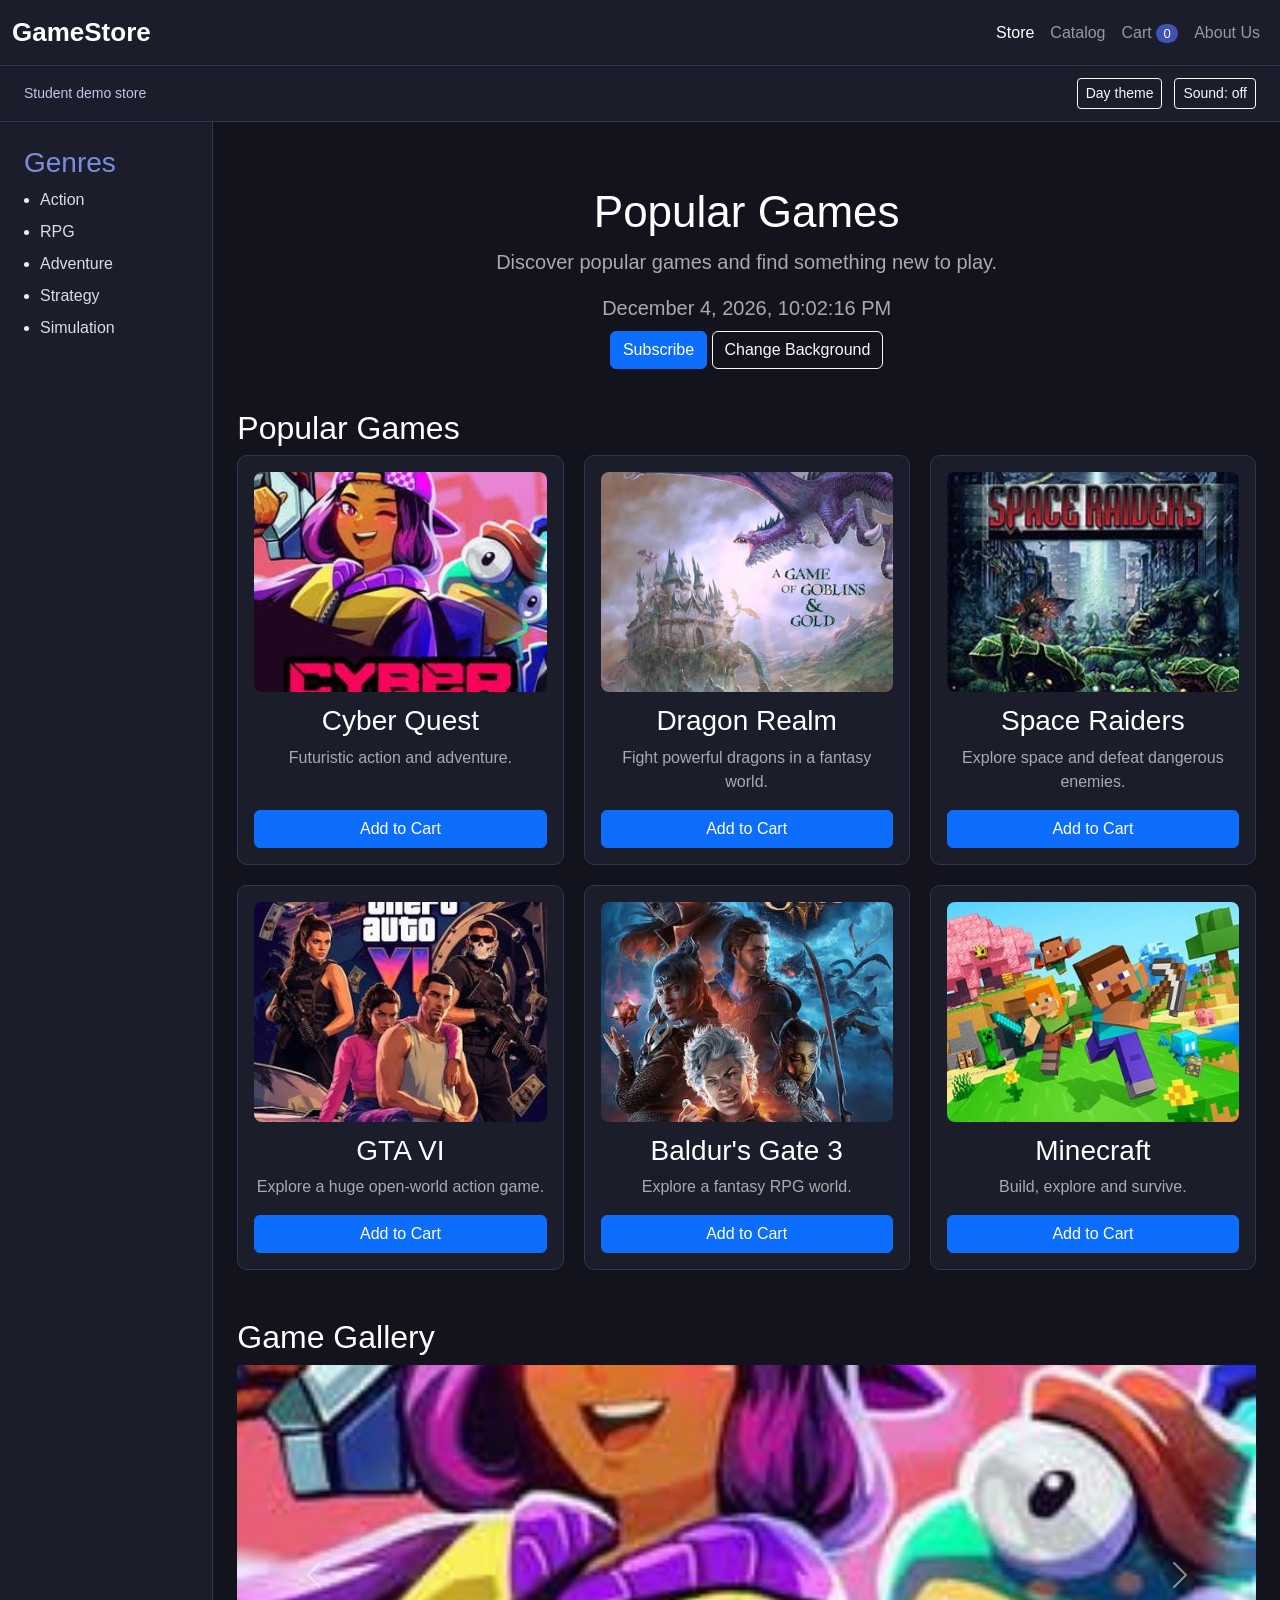
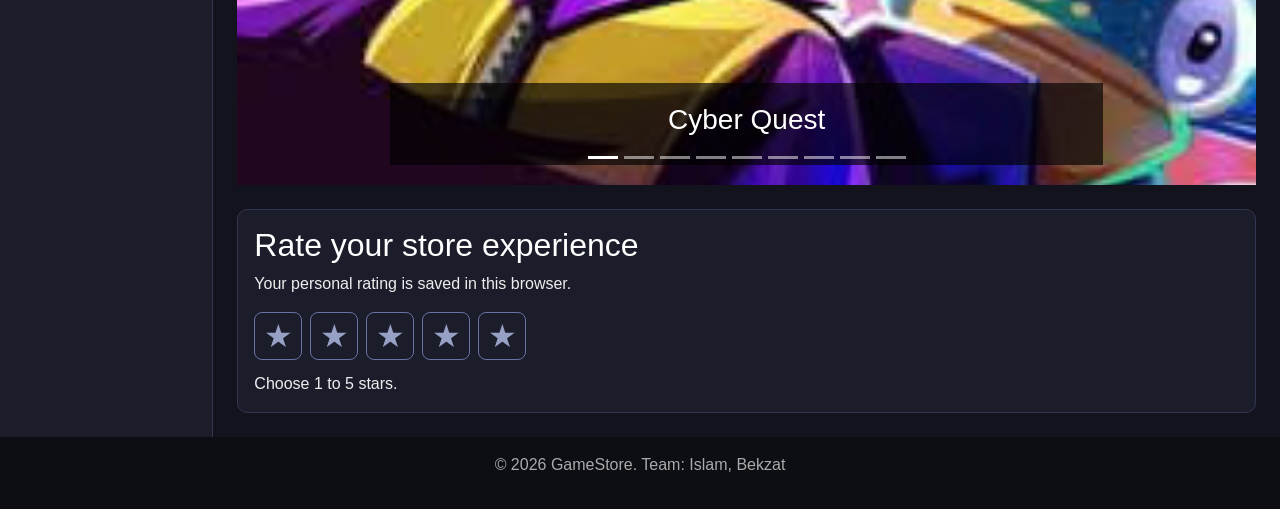
<file: index.html>
<!DOCTYPE html>
<html lang="en">

<head>
    <meta charset="UTF-8">
    <meta name="viewport" content="width=device-width, initial-scale=1.0">

    <title>GameStore - Home</title>

    <link href="https://cdn.jsdelivr.net/npm/bootstrap@5.3.3/dist/css/bootstrap.min.css" rel="stylesheet">
    <link rel="stylesheet" href="../style.css">
    <link rel="stylesheet" href="../assignment5.css">
    <link rel="icon" href="../images/game1.jpg">
</head>

<body>
<a class="skip-link" href="#main-content">Skip to content</a>

<div class="page">

    <header class="site-header navbar navbar-expand-lg navbar-dark">
        <div class="container-fluid">
            <a class="navbar-brand logo" href="index.html">GameStore</a>
            <button class="navbar-toggler" type="button" data-bs-toggle="collapse" data-bs-target="#main-navigation" aria-controls="main-navigation" aria-expanded="false" aria-label="Toggle navigation">
                <span class="navbar-toggler-icon"></span>
            </button>
            <nav class="collapse navbar-collapse" id="main-navigation" aria-label="Main navigation">
                <ul class="navbar-nav ms-auto">
                    <li class="nav-item"><a href="index.html" class="nav-link active" aria-current="page">Store</a></li>
                    <li class="nav-item"><a href="catalog.html" class="nav-link">Catalog</a></li>
                    <li class="nav-item"><a href="cart.html" class="nav-link">Cart <span class="cart-count" aria-label="Games in cart">0</span></a></li>
                    <li class="nav-item"><a href="about.html" class="nav-link">About Us</a></li>
                </ul>
            </nav>
        </div>
    </header>
    <div class="site-tools" aria-label="Display and sound settings">
        <span class="demo-label">Student demo store</span>
        <button id="theme-toggle" class="btn btn-outline-light btn-sm" type="button" aria-pressed="false">Day theme</button>
        <button id="sound-toggle" class="btn btn-outline-light btn-sm" type="button" aria-pressed="false">Sound: off</button>
    </div>
    <p id="storage-notice" class="storage-notice" role="status" hidden>Browser storage is unavailable. Your selections will be lost when you leave this page.</p>
    <noscript><p class="storage-notice">Please enable JavaScript to use the catalog and checkout.</p></noscript>

    <div class="row g-0 flex-grow-1">

    <aside class="sidebar col-12 col-lg-2 p-3 p-lg-4">

        <h3>Genres</h3>

        <ul class="ps-3">
            <li class="mb-2"><a href="catalog.html?category=Action">Action</a></li>
            <li class="mb-2"><a href="catalog.html?category=RPG">RPG</a></li>
            <li class="mb-2"><a href="catalog.html?category=Adventure">Adventure</a></li>
            <li class="mb-2"><a href="catalog.html?category=Strategy">Strategy</a></li>
            <li class="mb-2"><a href="catalog.html?category=Simulation">Simulation</a></li>
        </ul>

    </aside>

    <main id="main-content" class="col-12 col-lg-10 container-fluid px-2 px-sm-3 px-lg-4 py-3 py-lg-4">

        <section class="intro p-3 mt-lg-4">

            <h1>Popular Games</h1>

            <p>
                Discover popular games and find something new to play.
            </p>

            <p id="datetime" class="mb-2"></p>

            <button id="open-popup" class="btn btn-primary" type="button">Subscribe</button>
            <button id="color-btn" class="btn btn-outline-light" type="button">Change Background</button>

        </section>

        <section class="mt-3 mt-lg-4">

            <h2>Popular Games</h2>

            <div class="games-grid">

                <article class="game-card p-3">

                    <img src="../images/game1.jpg" alt="Cyber Quest">

                    <h3>Cyber Quest</h3>

                    <p>
                        Futuristic action and adventure.
                    </p>

                    <button class="btn btn-primary mt-auto" type="button" data-add="cyber">Add to Cart</button>

                </article>

                <article class="game-card p-3">

                    <img src="../images/game2.jpg" alt="Dragon Realm">

                    <h3>Dragon Realm</h3>

                    <p>
                        Fight powerful dragons in a fantasy world.
                    </p>

                    <button class="btn btn-primary mt-auto" type="button" data-add="dragon">Add to Cart</button>

                </article>

                <article class="game-card p-3">

                    <img src="../images/game3.jpg" alt="Space Raiders">

                    <h3>Space Raiders</h3>

                    <p>
                        Explore space and defeat dangerous enemies.
                    </p>

                    <button class="btn btn-primary mt-auto" type="button" data-add="space">Add to Cart</button>

                </article>

                <article class="game-card p-3">

                    <img src="../images/game4.jpg" alt="GTA VI">

                    <h3>GTA VI</h3>

                    <p>
                        Explore a huge open-world action game.
                    </p>

                    <button class="btn btn-primary mt-auto" type="button" data-add="gta">Add to Cart</button>

                </article>

                <article class="game-card p-3">

                    <img src="../images/game5.jpg" alt="Baldur's Gate 3">

                    <h3>Baldur's Gate 3</h3>

                    <p>
                        Explore a fantasy RPG world.
                    </p>

                    <button class="btn btn-primary mt-auto" type="button" data-add="baldur">Add to Cart</button>

                </article>

                <article class="game-card p-3">

                    <img src="../images/game6.jpg" alt="Minecraft">

                    <h3>Minecraft</h3>

                    <p>
                        Build, explore and survive.
                    </p>

                    <button class="btn btn-primary mt-auto" type="button" data-add="minecraft">Add to Cart</button>

                </article>

            </div>

        </section>

        <section class="gallery-section mt-4 mt-lg-5">

            <h2>Game Gallery</h2>

            <div id="game-carousel" class="carousel slide" data-bs-ride="carousel" aria-label="Game gallery">
                <div class="carousel-indicators">
                    <button type="button" data-bs-target="#game-carousel" data-bs-slide-to="0" class="active" aria-current="true" aria-label="Slide 1"></button>
                    <button type="button" data-bs-target="#game-carousel" data-bs-slide-to="1" aria-label="Slide 2"></button>
                    <button type="button" data-bs-target="#game-carousel" data-bs-slide-to="2" aria-label="Slide 3"></button>
                    <button type="button" data-bs-target="#game-carousel" data-bs-slide-to="3" aria-label="Slide 4"></button>
                    <button type="button" data-bs-target="#game-carousel" data-bs-slide-to="4" aria-label="Slide 5"></button>
                    <button type="button" data-bs-target="#game-carousel" data-bs-slide-to="5" aria-label="Slide 6"></button>
                    <button type="button" data-bs-target="#game-carousel" data-bs-slide-to="6" aria-label="Slide 7"></button>
                    <button type="button" data-bs-target="#game-carousel" data-bs-slide-to="7" aria-label="Slide 8"></button>
                    <button type="button" data-bs-target="#game-carousel" data-bs-slide-to="8" aria-label="Slide 9"></button>
                </div>
                <div class="carousel-inner">
                    <div class="carousel-item active"><img src="../images/game1.jpg" class="d-block w-100" alt="Cyber Quest"><div class="carousel-caption"><h3>Cyber Quest</h3></div></div>
                    <div class="carousel-item"><img src="../images/game2.jpg" class="d-block w-100" alt="Dragon Realm"><div class="carousel-caption"><h3>Dragon Realm</h3></div></div>
                    <div class="carousel-item"><img src="../images/game3.jpg" class="d-block w-100" alt="Space Raiders"><div class="carousel-caption"><h3>Space Raiders</h3></div></div>
                    <div class="carousel-item"><img src="../images/game4.jpg" class="d-block w-100" alt="GTA VI"><div class="carousel-caption"><h3>GTA VI</h3></div></div>
                    <div class="carousel-item"><img src="../images/game5.jpg" class="d-block w-100" alt="Baldur's Gate 3"><div class="carousel-caption"><h3>Baldur's Gate 3</h3></div></div>
                    <div class="carousel-item"><img src="../images/game6.jpg" class="d-block w-100" alt="Minecraft"><div class="carousel-caption"><h3>Minecraft</h3></div></div>
                    <div class="carousel-item"><img src="../images/game7.jpg" class="d-block w-100" alt="Elden Ring"><div class="carousel-caption"><h3>Elden Ring</h3></div></div>
                    <div class="carousel-item"><img src="../images/game8.jpg" class="d-block w-100" alt="The Witcher 3"><div class="carousel-caption"><h3>The Witcher 3</h3></div></div>
                    <div class="carousel-item"><img src="../images/game9.jpg" class="d-block w-100" alt="Hollow Knight"><div class="carousel-caption"><h3>Hollow Knight</h3></div></div>
                </div>
                <button class="carousel-control-prev" type="button" data-bs-target="#game-carousel" data-bs-slide="prev" aria-label="Previous image"><span class="carousel-control-prev-icon" aria-hidden="true"></span></button>
                <button class="carousel-control-next" type="button" data-bs-target="#game-carousel" data-bs-slide="next" aria-label="Next image"><span class="carousel-control-next-icon" aria-hidden="true"></span></button>
            </div>

        </section>

        <section class="rating-panel p-3 mt-4" aria-labelledby="rating-title">
            <h2 id="rating-title">Rate your store experience</h2>
            <p>Your personal rating is saved in this browser.</p>
            <div class="rating-stars" role="group" aria-label="Choose a rating">
                <button class="rating-star" type="button" data-rating="1" aria-label="Rate 1 out of 5" aria-pressed="false">&#9733;</button>
                <button class="rating-star" type="button" data-rating="2" aria-label="Rate 2 out of 5" aria-pressed="false">&#9733;</button>
                <button class="rating-star" type="button" data-rating="3" aria-label="Rate 3 out of 5" aria-pressed="false">&#9733;</button>
                <button class="rating-star" type="button" data-rating="4" aria-label="Rate 4 out of 5" aria-pressed="false">&#9733;</button>
                <button class="rating-star" type="button" data-rating="5" aria-label="Rate 5 out of 5" aria-pressed="false">&#9733;</button>
            </div>
            <p id="rating-message" role="status">Choose 1 to 5 stars.</p>
        </section>

    </main>

    </div>

    <div id="popup" class="popup-overlay" role="dialog" aria-modal="true" aria-labelledby="subscribe-title" aria-hidden="true">
        <div class="popup-box">
            <button id="close-popup" class="popup-close" type="button" aria-label="Close">&times;</button>
            <h2 id="subscribe-title">Subscribe</h2>
            <p>Demo only. No email will be sent.</p>
            <form id="subscribe-form" novalidate>
                <label class="mb-1" for="sub-email">Email</label>
                <input class="form-control" type="email" id="sub-email" autocomplete="email" aria-describedby="sub-error" placeholder="Enter your email">
                <div id="sub-error" class="error-msg"></div>
                <button class="btn btn-primary mt-3" type="submit">Subscribe</button>
            </form>
        </div>
    </div>

    <footer class="py-3 px-2">

        <p>
            &copy; 2026 GameStore. Team: Islam, Bekzat
        </p>

    </footer>

</div>

<div id="status-message" class="status-message" role="status" aria-live="polite" aria-atomic="true"></div>
<script src="https://cdn.jsdelivr.net/npm/bootstrap@5.3.3/dist/js/bootstrap.bundle.min.js"></script>
<script src="../js/script.js"></script>
<script src="../js/assignment5.js"></script>
</body>

</html>
</file>
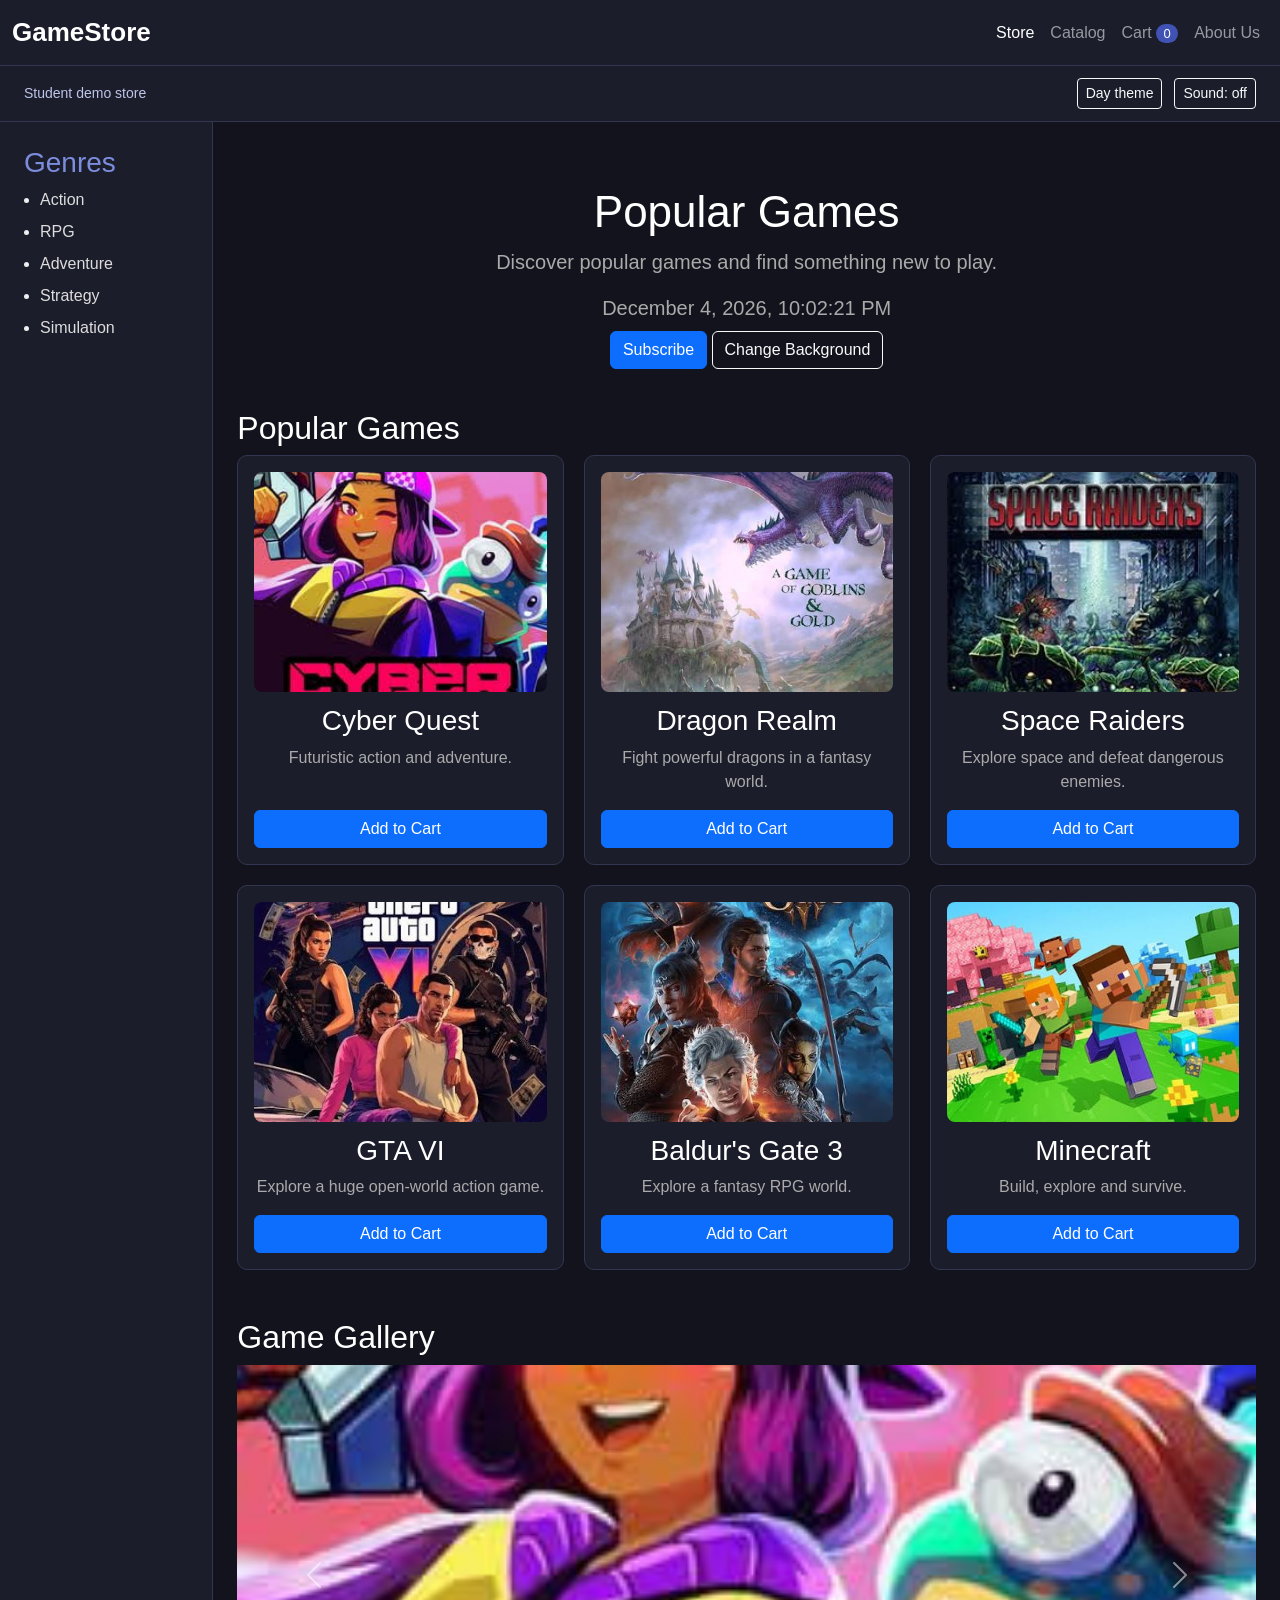
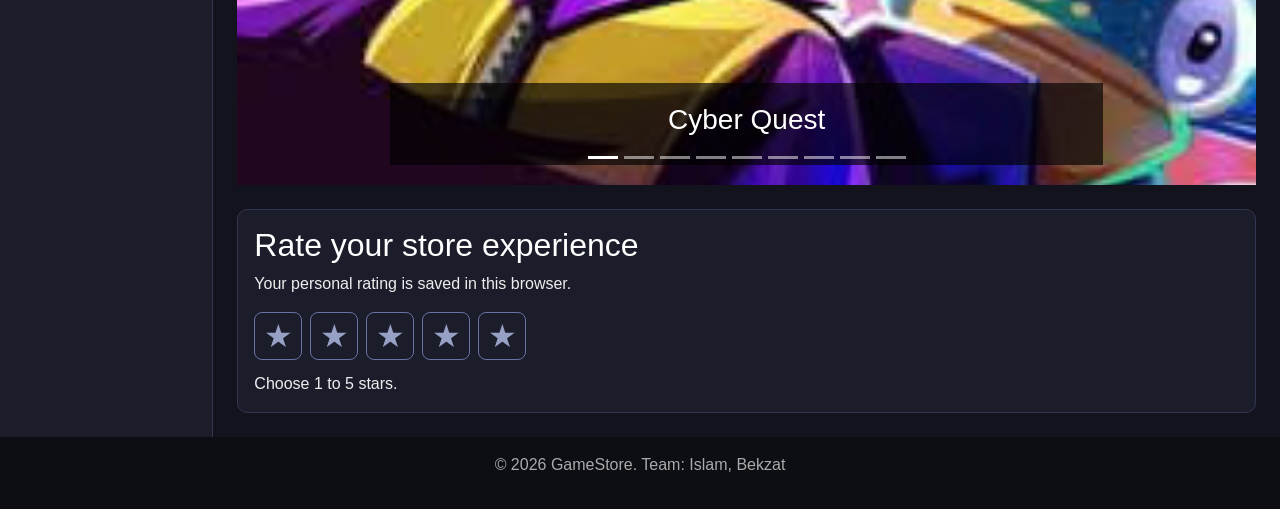
<file: html/index.html>
<!DOCTYPE html>
<html lang="en">

<head>
    <meta charset="UTF-8">
    <meta name="viewport" content="width=device-width, initial-scale=1.0">

    <title>GameStore - Home</title>

    <link href="https://cdn.jsdelivr.net/npm/bootstrap@5.3.3/dist/css/bootstrap.min.css" rel="stylesheet">
    <link rel="stylesheet" href="../style.css">
    <link rel="stylesheet" href="../assignment5.css">
    <link rel="icon" href="../images/game1.jpg">
</head>

<body>
<a class="skip-link" href="#main-content">Skip to content</a>

<div class="page">

    <header class="site-header navbar navbar-expand-lg navbar-dark">
        <div class="container-fluid">
            <a class="navbar-brand logo" href="index.html">GameStore</a>
            <button class="navbar-toggler" type="button" data-bs-toggle="collapse" data-bs-target="#main-navigation" aria-controls="main-navigation" aria-expanded="false" aria-label="Toggle navigation">
                <span class="navbar-toggler-icon"></span>
            </button>
            <nav class="collapse navbar-collapse" id="main-navigation" aria-label="Main navigation">
                <ul class="navbar-nav ms-auto">
                    <li class="nav-item"><a href="index.html" class="nav-link active" aria-current="page">Store</a></li>
                    <li class="nav-item"><a href="catalog.html" class="nav-link">Catalog</a></li>
                    <li class="nav-item"><a href="cart.html" class="nav-link">Cart <span class="cart-count" aria-label="Games in cart">0</span></a></li>
                    <li class="nav-item"><a href="about.html" class="nav-link">About Us</a></li>
                </ul>
            </nav>
        </div>
    </header>
    <div class="site-tools" aria-label="Display and sound settings">
        <span class="demo-label">Student demo store</span>
        <button id="theme-toggle" class="btn btn-outline-light btn-sm" type="button" aria-pressed="false">Day theme</button>
        <button id="sound-toggle" class="btn btn-outline-light btn-sm" type="button" aria-pressed="false">Sound: off</button>
    </div>
    <p id="storage-notice" class="storage-notice" role="status" hidden>Browser storage is unavailable. Your selections will be lost when you leave this page.</p>
    <noscript><p class="storage-notice">Please enable JavaScript to use the catalog and checkout.</p></noscript>

    <div class="row g-0 flex-grow-1">

    <aside class="sidebar col-12 col-lg-2 p-3 p-lg-4">

        <h3>Genres</h3>

        <ul class="ps-3">
            <li class="mb-2"><a href="catalog.html?category=Action">Action</a></li>
            <li class="mb-2"><a href="catalog.html?category=RPG">RPG</a></li>
            <li class="mb-2"><a href="catalog.html?category=Adventure">Adventure</a></li>
            <li class="mb-2"><a href="catalog.html?category=Strategy">Strategy</a></li>
            <li class="mb-2"><a href="catalog.html?category=Simulation">Simulation</a></li>
        </ul>

    </aside>

    <main id="main-content" class="col-12 col-lg-10 container-fluid px-2 px-sm-3 px-lg-4 py-3 py-lg-4">

        <section class="intro p-3 mt-lg-4">

            <h1>Popular Games</h1>

            <p>
                Discover popular games and find something new to play.
            </p>

            <p id="datetime" class="mb-2"></p>

            <button id="open-popup" class="btn btn-primary" type="button">Subscribe</button>
            <button id="color-btn" class="btn btn-outline-light" type="button">Change Background</button>

        </section>

        <section class="mt-3 mt-lg-4">

            <h2>Popular Games</h2>

            <div class="games-grid">

                <article class="game-card p-3">

                    <img src="../images/game1.jpg" alt="Cyber Quest">

                    <h3>Cyber Quest</h3>

                    <p>
                        Futuristic action and adventure.
                    </p>

                    <button class="btn btn-primary mt-auto" type="button" data-add="cyber">Add to Cart</button>

                </article>

                <article class="game-card p-3">

                    <img src="../images/game2.jpg" alt="Dragon Realm">

                    <h3>Dragon Realm</h3>

                    <p>
                        Fight powerful dragons in a fantasy world.
                    </p>

                    <button class="btn btn-primary mt-auto" type="button" data-add="dragon">Add to Cart</button>

                </article>

                <article class="game-card p-3">

                    <img src="../images/game3.jpg" alt="Space Raiders">

                    <h3>Space Raiders</h3>

                    <p>
                        Explore space and defeat dangerous enemies.
                    </p>

                    <button class="btn btn-primary mt-auto" type="button" data-add="space">Add to Cart</button>

                </article>

                <article class="game-card p-3">

                    <img src="../images/game4.jpg" alt="GTA VI">

                    <h3>GTA VI</h3>

                    <p>
                        Explore a huge open-world action game.
                    </p>

                    <button class="btn btn-primary mt-auto" type="button" data-add="gta">Add to Cart</button>

                </article>

                <article class="game-card p-3">

                    <img src="../images/game5.jpg" alt="Baldur's Gate 3">

                    <h3>Baldur's Gate 3</h3>

                    <p>
                        Explore a fantasy RPG world.
                    </p>

                    <button class="btn btn-primary mt-auto" type="button" data-add="baldur">Add to Cart</button>

                </article>

                <article class="game-card p-3">

                    <img src="../images/game6.jpg" alt="Minecraft">

                    <h3>Minecraft</h3>

                    <p>
                        Build, explore and survive.
                    </p>

                    <button class="btn btn-primary mt-auto" type="button" data-add="minecraft">Add to Cart</button>

                </article>

            </div>

        </section>

        <section class="gallery-section mt-4 mt-lg-5">

            <h2>Game Gallery</h2>

            <div id="game-carousel" class="carousel slide" data-bs-ride="carousel" aria-label="Game gallery">
                <div class="carousel-indicators">
                    <button type="button" data-bs-target="#game-carousel" data-bs-slide-to="0" class="active" aria-current="true" aria-label="Slide 1"></button>
                    <button type="button" data-bs-target="#game-carousel" data-bs-slide-to="1" aria-label="Slide 2"></button>
                    <button type="button" data-bs-target="#game-carousel" data-bs-slide-to="2" aria-label="Slide 3"></button>
                    <button type="button" data-bs-target="#game-carousel" data-bs-slide-to="3" aria-label="Slide 4"></button>
                    <button type="button" data-bs-target="#game-carousel" data-bs-slide-to="4" aria-label="Slide 5"></button>
                    <button type="button" data-bs-target="#game-carousel" data-bs-slide-to="5" aria-label="Slide 6"></button>
                    <button type="button" data-bs-target="#game-carousel" data-bs-slide-to="6" aria-label="Slide 7"></button>
                    <button type="button" data-bs-target="#game-carousel" data-bs-slide-to="7" aria-label="Slide 8"></button>
                    <button type="button" data-bs-target="#game-carousel" data-bs-slide-to="8" aria-label="Slide 9"></button>
                </div>
                <div class="carousel-inner">
                    <div class="carousel-item active"><img src="../images/game1.jpg" class="d-block w-100" alt="Cyber Quest"><div class="carousel-caption"><h3>Cyber Quest</h3></div></div>
                    <div class="carousel-item"><img src="../images/game2.jpg" class="d-block w-100" alt="Dragon Realm"><div class="carousel-caption"><h3>Dragon Realm</h3></div></div>
                    <div class="carousel-item"><img src="../images/game3.jpg" class="d-block w-100" alt="Space Raiders"><div class="carousel-caption"><h3>Space Raiders</h3></div></div>
                    <div class="carousel-item"><img src="../images/game4.jpg" class="d-block w-100" alt="GTA VI"><div class="carousel-caption"><h3>GTA VI</h3></div></div>
                    <div class="carousel-item"><img src="../images/game5.jpg" class="d-block w-100" alt="Baldur's Gate 3"><div class="carousel-caption"><h3>Baldur's Gate 3</h3></div></div>
                    <div class="carousel-item"><img src="../images/game6.jpg" class="d-block w-100" alt="Minecraft"><div class="carousel-caption"><h3>Minecraft</h3></div></div>
                    <div class="carousel-item"><img src="../images/game7.jpg" class="d-block w-100" alt="Elden Ring"><div class="carousel-caption"><h3>Elden Ring</h3></div></div>
                    <div class="carousel-item"><img src="../images/game8.jpg" class="d-block w-100" alt="The Witcher 3"><div class="carousel-caption"><h3>The Witcher 3</h3></div></div>
                    <div class="carousel-item"><img src="../images/game9.jpg" class="d-block w-100" alt="Hollow Knight"><div class="carousel-caption"><h3>Hollow Knight</h3></div></div>
                </div>
                <button class="carousel-control-prev" type="button" data-bs-target="#game-carousel" data-bs-slide="prev" aria-label="Previous image"><span class="carousel-control-prev-icon" aria-hidden="true"></span></button>
                <button class="carousel-control-next" type="button" data-bs-target="#game-carousel" data-bs-slide="next" aria-label="Next image"><span class="carousel-control-next-icon" aria-hidden="true"></span></button>
            </div>

        </section>

        <section class="rating-panel p-3 mt-4" aria-labelledby="rating-title">
            <h2 id="rating-title">Rate your store experience</h2>
            <p>Your personal rating is saved in this browser.</p>
            <div class="rating-stars" role="group" aria-label="Choose a rating">
                <button class="rating-star" type="button" data-rating="1" aria-label="Rate 1 out of 5" aria-pressed="false">&#9733;</button>
                <button class="rating-star" type="button" data-rating="2" aria-label="Rate 2 out of 5" aria-pressed="false">&#9733;</button>
                <button class="rating-star" type="button" data-rating="3" aria-label="Rate 3 out of 5" aria-pressed="false">&#9733;</button>
                <button class="rating-star" type="button" data-rating="4" aria-label="Rate 4 out of 5" aria-pressed="false">&#9733;</button>
                <button class="rating-star" type="button" data-rating="5" aria-label="Rate 5 out of 5" aria-pressed="false">&#9733;</button>
            </div>
            <p id="rating-message" role="status">Choose 1 to 5 stars.</p>
        </section>

    </main>

    </div>

    <div id="popup" class="popup-overlay" role="dialog" aria-modal="true" aria-labelledby="subscribe-title" aria-hidden="true">
        <div class="popup-box">
            <button id="close-popup" class="popup-close" type="button" aria-label="Close">&times;</button>
            <h2 id="subscribe-title">Subscribe</h2>
            <p>Demo only. No email will be sent.</p>
            <form id="subscribe-form" novalidate>
                <label class="mb-1" for="sub-email">Email</label>
                <input class="form-control" type="email" id="sub-email" autocomplete="email" aria-describedby="sub-error" placeholder="Enter your email">
                <div id="sub-error" class="error-msg"></div>
                <button class="btn btn-primary mt-3" type="submit">Subscribe</button>
            </form>
        </div>
    </div>

    <footer class="py-3 px-2">

        <p>
            &copy; 2026 GameStore. Team: Islam, Bekzat
        </p>

    </footer>

</div>

<div id="status-message" class="status-message" role="status" aria-live="polite" aria-atomic="true"></div>
<script src="https://cdn.jsdelivr.net/npm/bootstrap@5.3.3/dist/js/bootstrap.bundle.min.js"></script>
<script src="../js/script.js"></script>
<script src="../js/assignment5.js"></script>
</body>

</html>
</file>
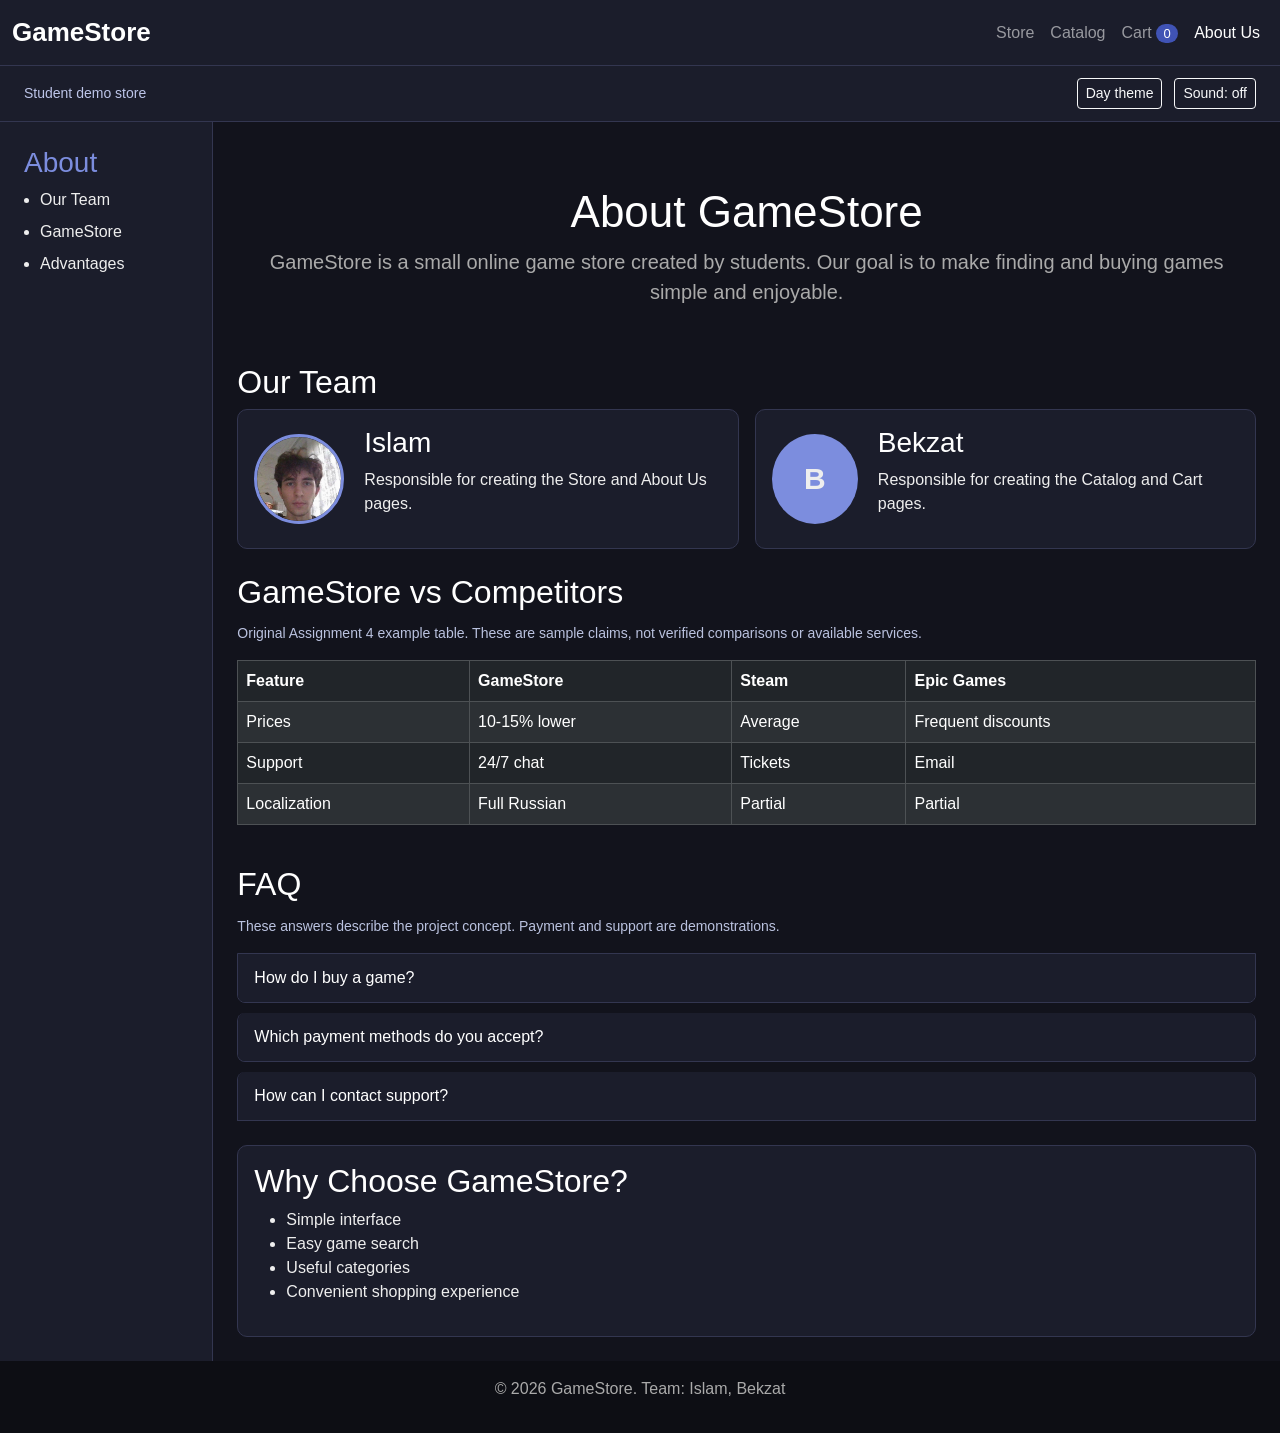
<file: html/about.html>
<!DOCTYPE html>
<html lang="en">

<head>
    <meta charset="UTF-8">
    <meta name="viewport" content="width=device-width, initial-scale=1.0">
    <title>GameStore - About Us</title>
    <link href="https://cdn.jsdelivr.net/npm/bootstrap@5.3.3/dist/css/bootstrap.min.css" rel="stylesheet">
    <link rel="stylesheet" href="../style.css">
    <link rel="stylesheet" href="../assignment5.css">
    <link rel="icon" href="../images/game1.jpg">
</head>

<body>
<a class="skip-link" href="#main-content">Skip to content</a>

<div class="page">

    <header class="site-header navbar navbar-expand-lg navbar-dark">
        <div class="container-fluid">
            <a class="navbar-brand logo" href="index.html">GameStore</a>
            <button class="navbar-toggler" type="button" data-bs-toggle="collapse" data-bs-target="#main-navigation" aria-controls="main-navigation" aria-expanded="false" aria-label="Toggle navigation">
                <span class="navbar-toggler-icon"></span>
            </button>
            <nav class="collapse navbar-collapse" id="main-navigation" aria-label="Main navigation">
                <ul class="navbar-nav ms-auto">
                    <li class="nav-item"><a href="index.html" class="nav-link">Store</a></li>
                    <li class="nav-item"><a href="catalog.html" class="nav-link">Catalog</a></li>
                    <li class="nav-item"><a href="cart.html" class="nav-link">Cart <span class="cart-count" aria-label="Games in cart">0</span></a></li>
                    <li class="nav-item"><a href="about.html" class="nav-link active" aria-current="page">About Us</a></li>
                </ul>
            </nav>
        </div>
    </header>
    <div class="site-tools" aria-label="Display and sound settings">
        <span class="demo-label">Student demo store</span>
        <button id="theme-toggle" class="btn btn-outline-light btn-sm" type="button" aria-pressed="false">Day theme</button>
        <button id="sound-toggle" class="btn btn-outline-light btn-sm" type="button" aria-pressed="false">Sound: off</button>
    </div>
    <p id="storage-notice" class="storage-notice" role="status" hidden>Browser storage is unavailable. Your selections will be lost when you leave this page.</p>
    <noscript><p class="storage-notice">Please enable JavaScript to use the catalog and checkout.</p></noscript>

    <div class="row g-0 flex-grow-1">

    <aside class="sidebar col-12 col-lg-2 p-3 p-lg-4">

        <h3>About</h3>

        <ul class="ps-3">
            <li class="mb-2">Our Team</li>
            <li class="mb-2">GameStore</li>
            <li class="mb-2">Advantages</li>
        </ul>

    </aside>

    <main id="main-content" class="col-12 col-lg-10 container-fluid px-2 px-sm-3 px-lg-4 py-3 py-lg-4">

        <section class="intro p-3 mt-lg-4">

            <h1>About GameStore</h1>

            <p>
                GameStore is a small online game store created by students.
                Our goal is to make finding and buying games simple and enjoyable.
            </p>

        </section>

        <section class="mt-3 mt-lg-4">

            <h2>Our Team</h2>

            <div class="row g-3">
            <div class="col-12 col-lg-6">
            <article class="team-card card h-100 p-3">

                <img id="my-photo"
                     src="../images/isl.jpg"
                     alt="Islam">

                <div>
                    <h3>Islam</h3>

                    <p>
                        Responsible for creating the Store and About Us pages.
                    </p>
                </div>

            </article>
            </div>

            <div class="col-12 col-lg-6">
            <article class="team-card card h-100 p-3">

                <div class="profile-placeholder">B</div>

                <div>
                    <h3>Bekzat</h3>

                    <p>
                        Responsible for creating the Catalog and Cart pages.
                    </p>
                </div>

            </article>
            </div>
            </div>

        </section>

        <section class="mt-4">

            <h2>GameStore vs Competitors</h2>
            <p class="demo-note">Original Assignment 4 example table. These are sample claims, not verified comparisons or available services.</p>

            <div class="table-responsive">
            <table class="table table-dark table-striped table-bordered align-middle">

                <thead>
                <tr>
                    <th>Feature</th>
                    <th>GameStore</th>
                    <th>Steam</th>
                    <th>Epic Games</th>
                </tr>
                </thead>

                <tbody>

                <tr>
                    <td>Prices</td>
                    <td>10-15% lower</td>
                    <td>Average</td>
                    <td>Frequent discounts</td>
                </tr>

                <tr>
                    <td>Support</td>
                    <td>24/7 chat</td>
                    <td>Tickets</td>
                    <td>Email</td>
                </tr>

                <tr>
                    <td>Localization</td>
                    <td>Full Russian</td>
                    <td>Partial</td>
                    <td>Partial</td>
                </tr>

                </tbody>

            </table>
            </div>

        </section>

        <section class="mt-4">

            <h2>FAQ</h2>
            <p class="demo-note">These answers describe the project concept. Payment and support are demonstrations.</p>

            <div class="accordion-item">
                <button class="accordion-question" type="button">How do I buy a game?</button>
                <div class="accordion-answer"><p>Choose a game in the catalog, add it to the cart and complete the checkout.</p></div>
            </div>

            <div class="accordion-item">
                <button class="accordion-question" type="button">Which payment methods do you accept?</button>
                <div class="accordion-answer"><p>You can pay with a credit card, Kaspi or PayPal.</p></div>
            </div>

            <div class="accordion-item">
                <button class="accordion-question" type="button">How can I contact support?</button>
                <div class="accordion-answer"><p>Our support chat works 24/7.</p></div>
            </div>

        </section>

        <section class="team-member p-3 mt-4">

            <h2>Why Choose GameStore?</h2>

            <ul>
                <li>Simple interface</li>
                <li>Easy game search</li>
                <li>Useful categories</li>
                <li>Convenient shopping experience</li>
            </ul>

        </section>

    </main>

    </div>

    <footer class="py-3 px-2">
        <p>&copy; 2026 GameStore. Team: Islam, Bekzat</p>
    </footer>

</div>

<div id="status-message" class="status-message" role="status" aria-live="polite" aria-atomic="true"></div>
<script src="https://cdn.jsdelivr.net/npm/bootstrap@5.3.3/dist/js/bootstrap.bundle.min.js"></script>
<script src="../js/script.js"></script>
<script src="../js/assignment5.js"></script>
</body>

</html>
</file>
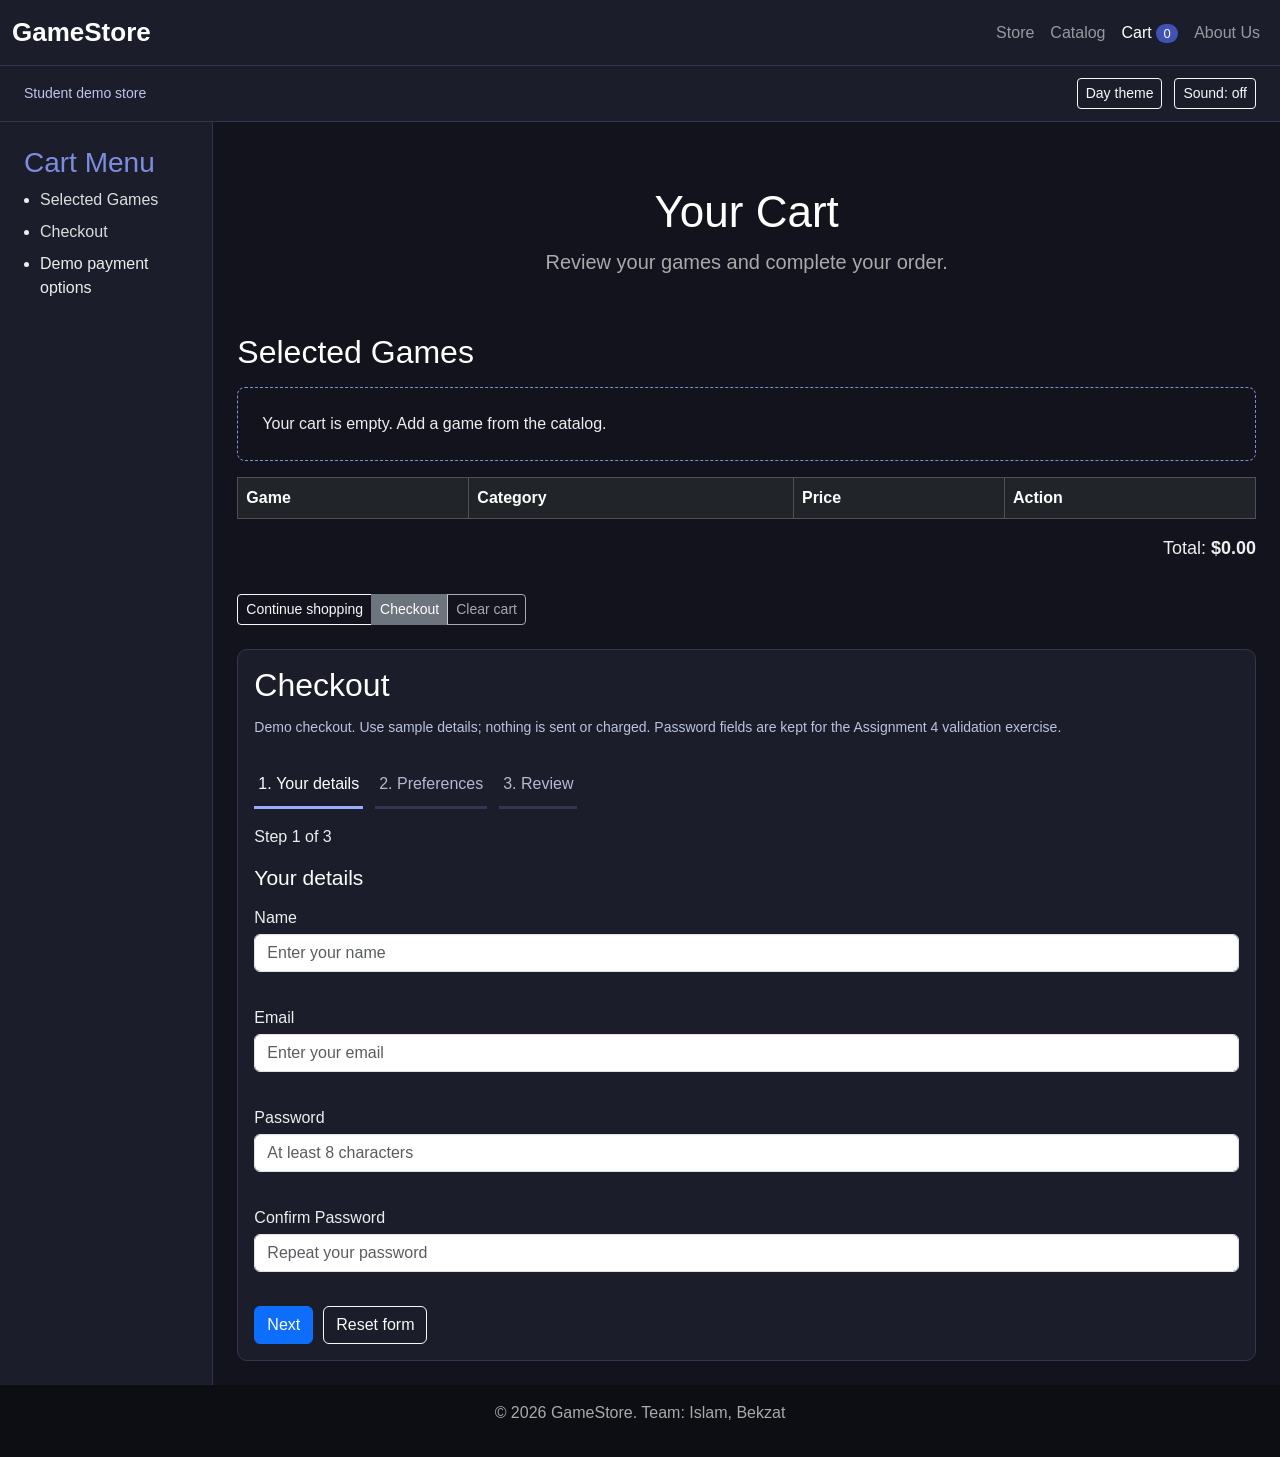
<file: html/cart.html>
<!DOCTYPE html>
<html lang="en">

<head>
    <meta charset="UTF-8">
    <meta name="viewport" content="width=device-width, initial-scale=1.0">
    <title>GameStore - Cart</title>
    <link href="https://cdn.jsdelivr.net/npm/bootstrap@5.3.3/dist/css/bootstrap.min.css" rel="stylesheet">
    <link rel="stylesheet" href="../style.css">
    <link rel="stylesheet" href="../assignment5.css">
    <link rel="icon" href="../images/game1.jpg">
</head>

<body>
<a class="skip-link" href="#main-content">Skip to content</a>

<div class="page">

    <header class="site-header navbar navbar-expand-lg navbar-dark">
        <div class="container-fluid">
            <a class="navbar-brand logo" href="index.html">GameStore</a>
            <button class="navbar-toggler" type="button" data-bs-toggle="collapse" data-bs-target="#main-navigation" aria-controls="main-navigation" aria-expanded="false" aria-label="Toggle navigation">
                <span class="navbar-toggler-icon"></span>
            </button>
            <nav class="collapse navbar-collapse" id="main-navigation" aria-label="Main navigation">
                <ul class="navbar-nav ms-auto">
                    <li class="nav-item"><a href="index.html" class="nav-link">Store</a></li>
                    <li class="nav-item"><a href="catalog.html" class="nav-link">Catalog</a></li>
                    <li class="nav-item"><a href="cart.html" class="nav-link active" aria-current="page">Cart <span class="cart-count" aria-label="Games in cart">0</span></a></li>
                    <li class="nav-item"><a href="about.html" class="nav-link">About Us</a></li>
                </ul>
            </nav>
        </div>
    </header>
    <div class="site-tools" aria-label="Display and sound settings">
        <span class="demo-label">Student demo store</span>
        <button id="theme-toggle" class="btn btn-outline-light btn-sm" type="button" aria-pressed="false">Day theme</button>
        <button id="sound-toggle" class="btn btn-outline-light btn-sm" type="button" aria-pressed="false">Sound: off</button>
    </div>
    <p id="storage-notice" class="storage-notice" role="status" hidden>Browser storage is unavailable. Your selections will be lost when you leave this page.</p>
    <noscript><p class="storage-notice">Please enable JavaScript to use the catalog and checkout.</p></noscript>

    <div class="row g-0 flex-grow-1">

    <aside class="sidebar col-12 col-lg-2 p-3 p-lg-4">

        <h3>Cart Menu</h3>

        <ul class="ps-3">
            <li class="mb-2"><a href="#selected-games">Selected Games</a></li>
            <li class="mb-2"><a href="#checkout-form">Checkout</a></li>
            <li class="mb-2">Demo payment options</li>
        </ul>

    </aside>

    <main id="main-content" class="col-12 col-lg-10 container-fluid px-2 px-sm-3 px-lg-4 py-3 py-lg-4">

        <section class="intro p-3 mt-lg-4">
            <h1>Your Cart</h1>
            <p>Review your games and complete your order.</p>
        </section>

        <section class="mt-3 mt-lg-4">

            <h2 id="selected-games">Selected Games</h2>
            <p id="empty-cart" class="empty-state" hidden>Your cart is empty. Add a game from the catalog.</p>

            <div class="table-responsive">
            <table class="table table-dark table-striped table-bordered align-middle">

                <thead>
                <tr>
                    <th>Game</th>
                    <th>Category</th>
                    <th>Price</th><th>Action</th>
                </tr>
                </thead>

                <tbody id="cart-items"></tbody>

            </table>
            </div>

            <p class="total">
                Total: <strong id="cart-total">$0.00</strong>
            </p>

            <div class="btn-group mt-3" role="group" aria-label="Cart actions">
                <a class="btn btn-outline-light btn-sm" id="continue-shopping" href="catalog.html">Continue shopping</a>
                <a class="btn btn-secondary btn-sm" href="#checkout-form">Checkout</a>
                <button id="clear-cart" class="btn btn-outline-light btn-sm" type="button">Clear cart</button>
            </div>

        </section>

        <section class="checkout p-3 mt-4">

            <h2>Checkout</h2>

            <p class="demo-note">Demo checkout. Use sample details; nothing is sent or charged. Password fields are kept for the Assignment 4 validation exercise.</p>
            <ol class="checkout-progress">
                <li class="step-label current">Your details</li><li class="step-label">Preferences</li><li class="step-label">Review</li>
            </ol>
            <p id="step-status" role="status"></p>
            <p id="order-status" role="status" tabindex="-1"></p>
            <form id="checkout-form" novalidate>
                <section class="checkout-step">
                <h3 tabindex="-1">Your details</h3>

                <label class="mt-3 mb-1" for="name">Name</label>
                <input class="form-control"
                    type="text"
                    id="name" aria-describedby="name-error" autocomplete="name"
                    placeholder="Enter your name">
                <div id="name-error" class="error-msg"></div>

                <label class="mt-3 mb-1" for="email">Email</label>
                <input class="form-control"
                    type="email"
                    id="email" aria-describedby="email-error" autocomplete="email"
                    placeholder="Enter your email">
                <div id="email-error" class="error-msg"></div>

                <label class="mt-3 mb-1" for="password">Password</label>
                <input class="form-control"
                    type="password"
                    id="password" aria-describedby="password-error" autocomplete="new-password"
                    placeholder="At least 8 characters">
                <div id="password-error" class="error-msg"></div>

                <label class="mt-3 mb-1" for="confirm-password">Confirm Password</label>
                <input class="form-control"
                    type="password"
                    id="confirm-password" aria-describedby="confirm-error" autocomplete="new-password"
                    placeholder="Repeat your password">
                <div id="confirm-error" class="error-msg"></div>

                </section>
                <section class="checkout-step" hidden>
                <h3 tabindex="-1">Preferences</h3>
                <label class="mt-3 mb-1" for="country">Country</label>

                <select class="form-select" id="country">
                    <option>Kazakhstan</option>
                    <option>USA</option>
                    <option>United Kingdom</option>
                    <option>Other</option>
                </select>

                <p class="mt-3 mb-1">Payment Method</p>

                <label class="radio form-check">
                    <input class="form-check-input" type="radio" name="payment" value="Credit Card" checked>
                    Credit Card
                </label>

                <label class="radio form-check">
                    <input class="form-check-input" type="radio" name="payment" value="Kaspi">
                    Kaspi
                </label>

                <label class="radio form-check">
                    <input class="form-check-input" type="radio" name="payment" value="PayPal">
                    PayPal
                </label>

                <label class="mt-3 mb-1" for="message">Additional Message</label>

                <textarea class="form-control"
                    id="message"
                    rows="5"
                    placeholder="Write a message..."></textarea>

                </section>
                <section class="checkout-step" hidden>
                    <h3 tabindex="-1">Review your order</h3>
                    <p id="order-summary" class="order-summary"></p>
                    <p>This confirms a demo order only.</p>
                </section>
                <div class="checkout-actions mt-3">
                    <button id="step-back" class="btn btn-outline-light" type="button" hidden>Back</button>
                    <button id="step-next" class="btn btn-primary" type="button">Next</button>
                    <button id="place-order" class="btn btn-primary" type="submit" hidden>Place Order</button>
                    <button id="reset-checkout" class="btn btn-outline-light" type="button">Reset form</button>
                </div>

            </form>

        </section>

    </main>

    </div>

    <footer class="py-3 px-2">
        <p>&copy; 2026 GameStore. Team: Islam, Bekzat</p>
    </footer>

</div>

<div id="status-message" class="status-message" role="status" aria-live="polite" aria-atomic="true"></div>
<script src="https://cdn.jsdelivr.net/npm/bootstrap@5.3.3/dist/js/bootstrap.bundle.min.js"></script>
<script src="../js/script.js"></script>
<script src="../js/assignment5.js"></script>
</body>
</html>
</file>
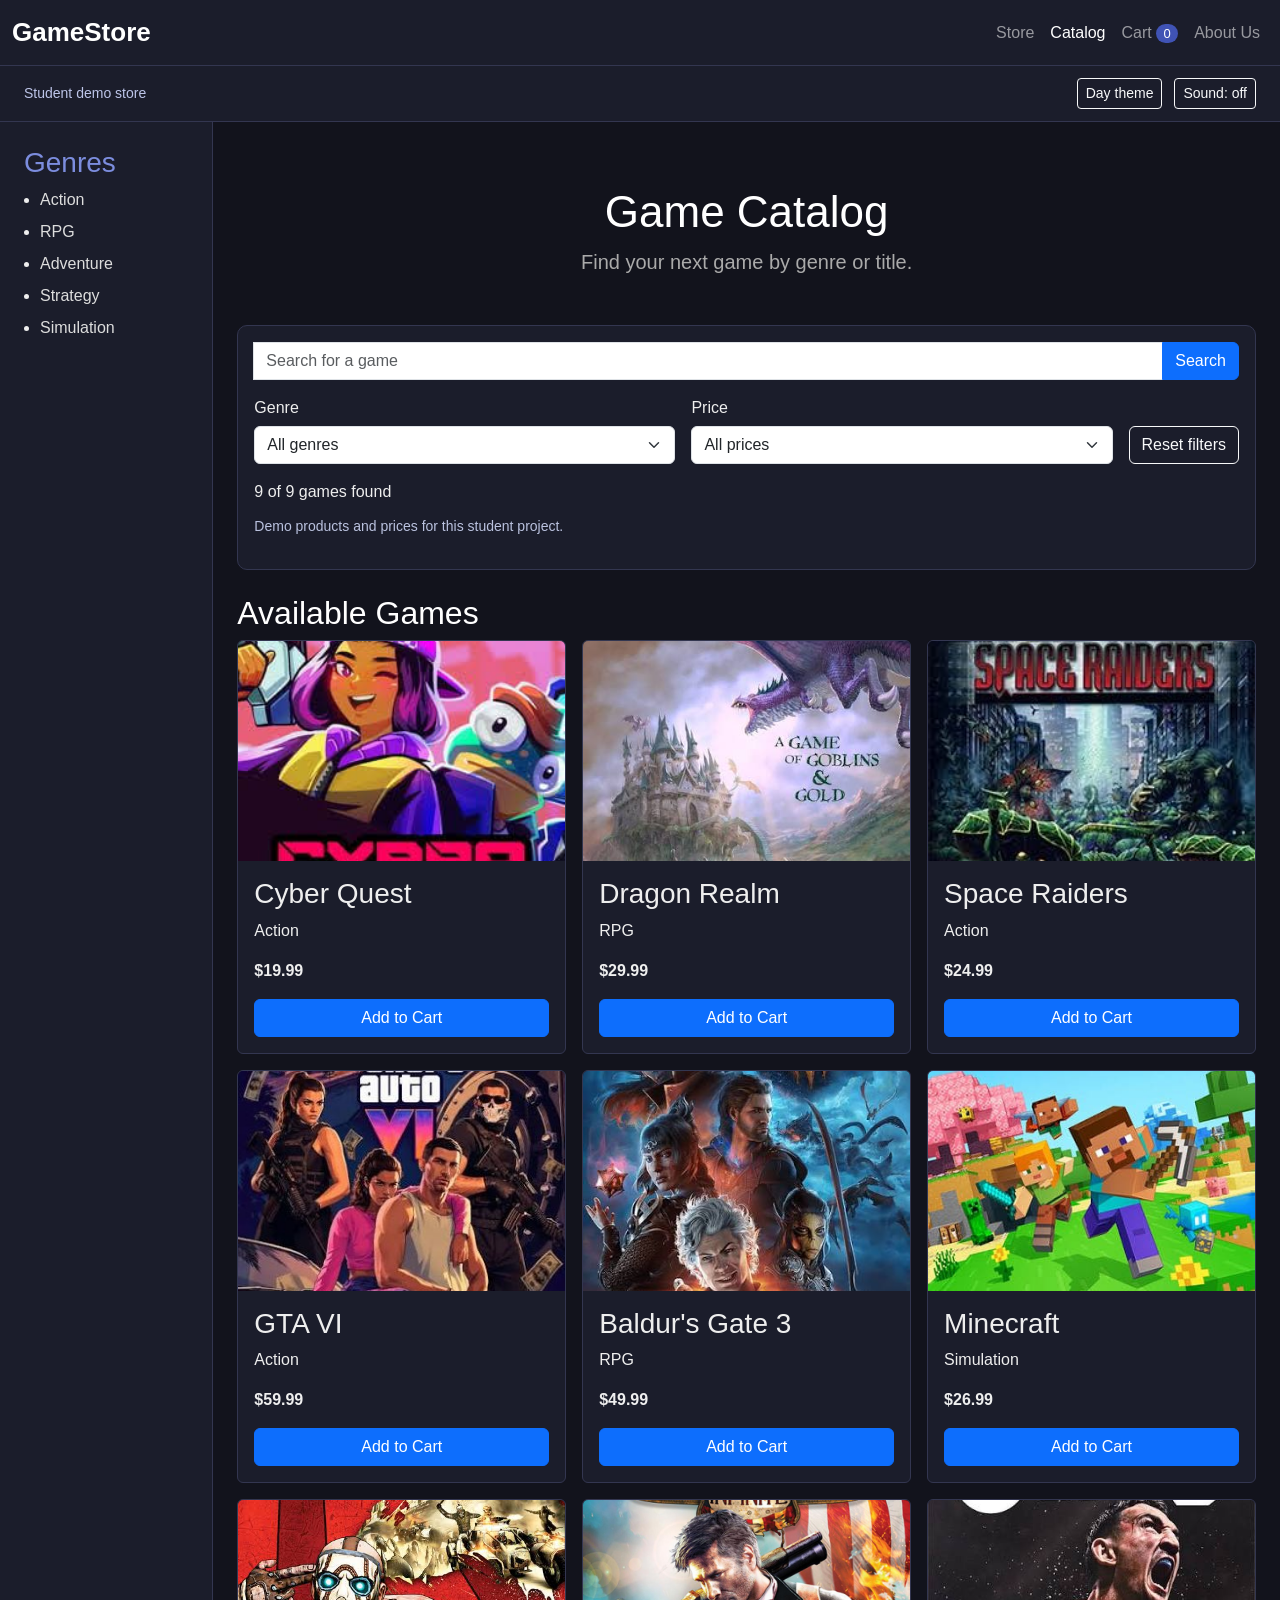
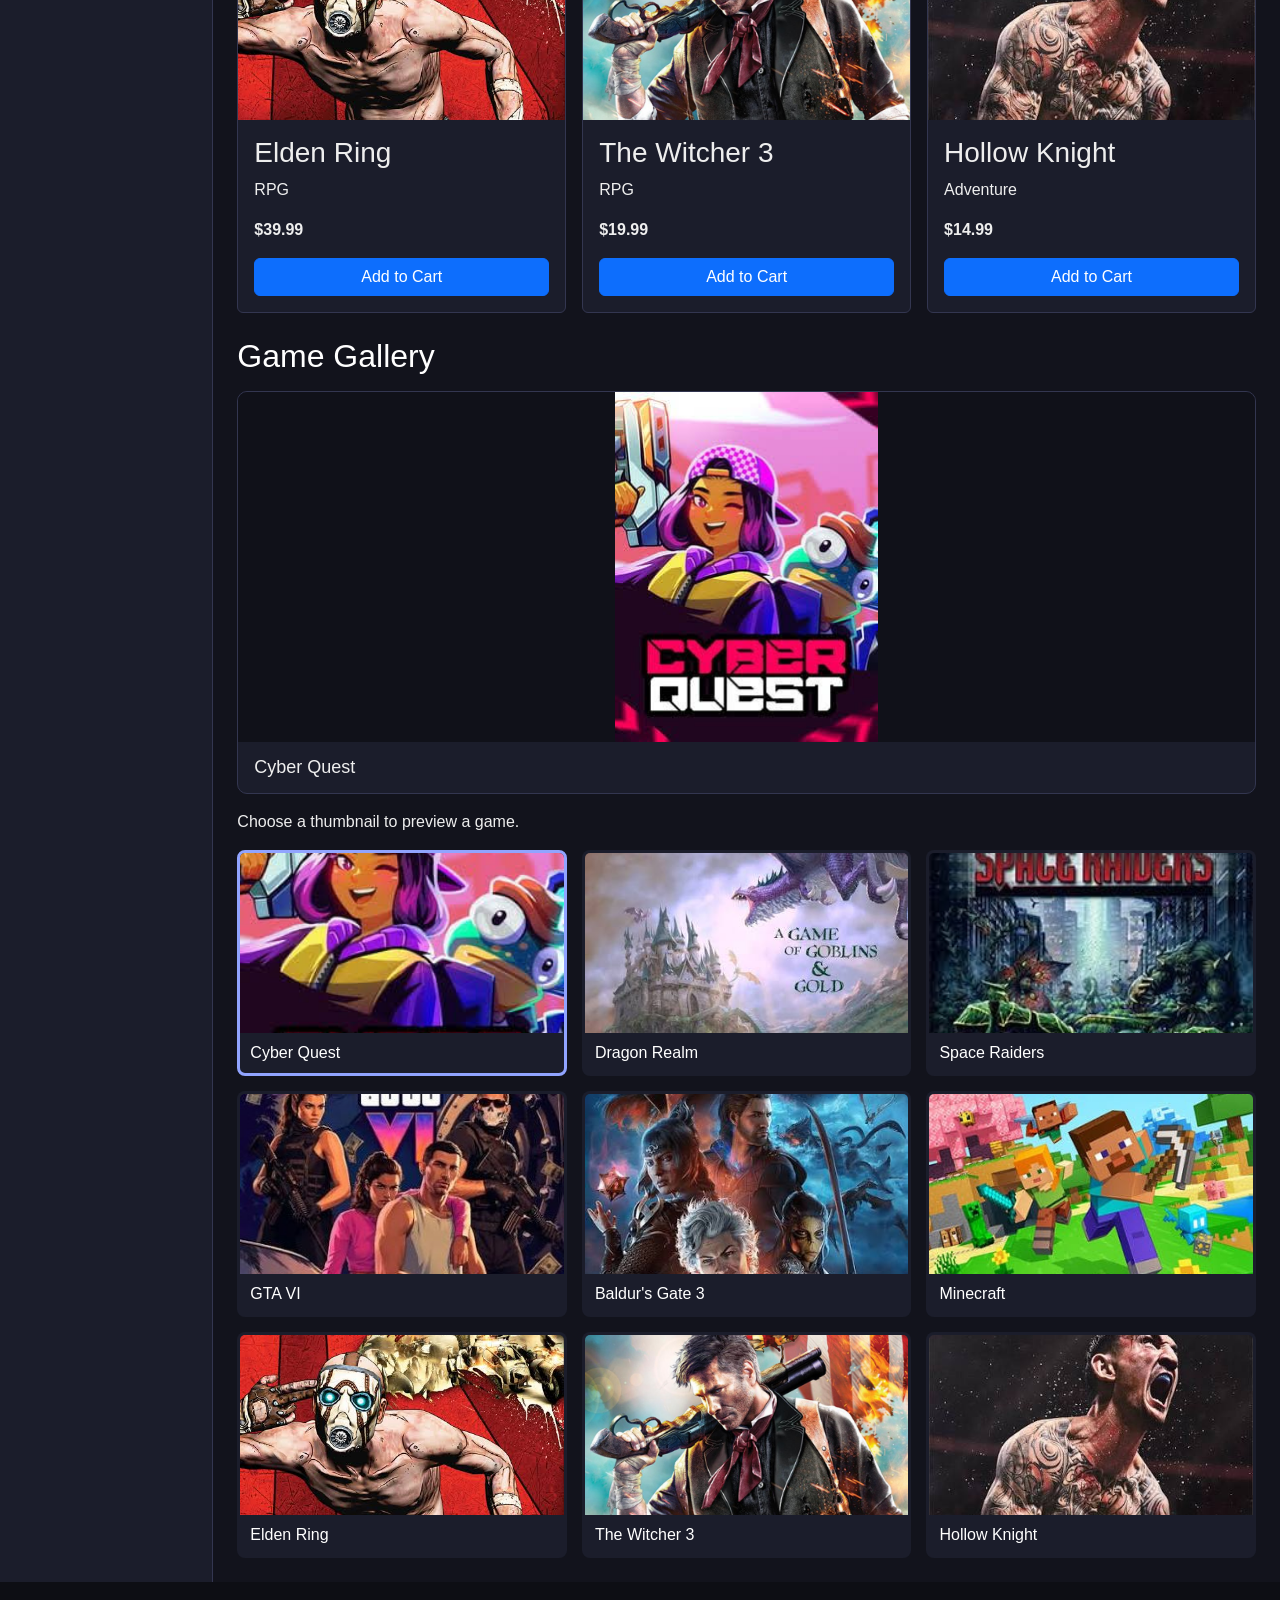
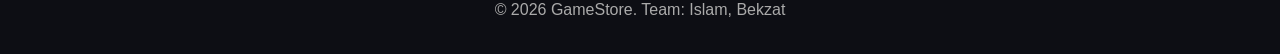
<file: html/catalog.html>
<!DOCTYPE html>
<html lang="en">

<head>
    <meta charset="UTF-8">
    <meta name="viewport" content="width=device-width, initial-scale=1.0">
    <title>GameStore - Catalog</title>
    <link href="https://cdn.jsdelivr.net/npm/bootstrap@5.3.3/dist/css/bootstrap.min.css" rel="stylesheet">
    <link rel="stylesheet" href="../style.css">
    <link rel="stylesheet" href="../assignment5.css">
    <link rel="icon" href="../images/game1.jpg">
</head>

<body>
<a class="skip-link" href="#main-content">Skip to content</a>

<div class="page">

    <header class="site-header navbar navbar-expand-lg navbar-dark">
        <div class="container-fluid">
            <a class="navbar-brand logo" href="index.html">GameStore</a>
            <button class="navbar-toggler" type="button" data-bs-toggle="collapse" data-bs-target="#main-navigation" aria-controls="main-navigation" aria-expanded="false" aria-label="Toggle navigation">
                <span class="navbar-toggler-icon"></span>
            </button>
            <nav class="collapse navbar-collapse" id="main-navigation" aria-label="Main navigation">
                <ul class="navbar-nav ms-auto">
                    <li class="nav-item"><a href="index.html" class="nav-link">Store</a></li>
                    <li class="nav-item"><a href="catalog.html" class="nav-link active" aria-current="page">Catalog</a></li>
                    <li class="nav-item"><a href="cart.html" class="nav-link">Cart <span class="cart-count" aria-label="Games in cart">0</span></a></li>
                    <li class="nav-item"><a href="about.html" class="nav-link">About Us</a></li>
                </ul>
            </nav>
        </div>
    </header>
    <div class="site-tools" aria-label="Display and sound settings">
        <span class="demo-label">Student demo store</span>
        <button id="theme-toggle" class="btn btn-outline-light btn-sm" type="button" aria-pressed="false">Day theme</button>
        <button id="sound-toggle" class="btn btn-outline-light btn-sm" type="button" aria-pressed="false">Sound: off</button>
    </div>
    <p id="storage-notice" class="storage-notice" role="status" hidden>Browser storage is unavailable. Your selections will be lost when you leave this page.</p>
    <noscript><p class="storage-notice">Please enable JavaScript to use the catalog and checkout.</p></noscript>

    <div class="row g-0 flex-grow-1">

    <aside class="sidebar col-12 col-lg-2 p-3 p-lg-4">
        <h3>Genres</h3>

        <ul class="ps-3">
            <li class="mb-2"><a href="catalog.html?category=Action">Action</a></li>
            <li class="mb-2"><a href="catalog.html?category=RPG">RPG</a></li>
            <li class="mb-2"><a href="catalog.html?category=Adventure">Adventure</a></li>
            <li class="mb-2"><a href="catalog.html?category=Strategy">Strategy</a></li>
            <li class="mb-2"><a href="catalog.html?category=Simulation">Simulation</a></li>
        </ul>
    </aside>

    <main id="main-content" class="col-12 col-lg-10 container-fluid px-2 px-sm-3 px-lg-4 py-3 py-lg-4">

        <section class="intro p-3 mt-lg-4">
            <h1>Game Catalog</h1>
            <p>Find your next game by genre or title.</p>
        </section>

        <section class="catalog-tools p-3 my-3">

            <form id="search-form" class="input-group">
                <label class="visually-hidden" for="game-search">Search for a game</label>
                <input class="form-control" id="game-search" type="search" placeholder="Search for a game">
                <button class="btn btn-primary" type="submit">Search</button>
            </form>

            <div class="filter-row mt-3">
                <div><label for="category-filter">Genre</label>
                    <select id="category-filter" class="form-select">
                        <option value="all">All genres</option><option>Action</option><option>RPG</option>
                        <option>Adventure</option><option>Strategy</option><option>Simulation</option>
                    </select>
                </div>
                <div><label for="price-filter">Price</label>
                    <select id="price-filter" class="form-select">
                        <option value="all">All prices</option><option value="under25">Under $25</option>
                        <option value="25to40">$25 to $40</option><option value="over40">Over $40</option>
                    </select>
                </div>
                <button id="reset-filters" class="btn btn-outline-light" type="button">Reset filters</button>
            </div>
            <p id="result-count" class="mt-3 mb-0" role="status"></p>
            <p class="demo-note">Demo products and prices for this student project.</p>
        </section>

        <section class="mt-4">

            <h2>Available Games</h2>

            <div id="catalog-grid" class="row g-3"></div>
            <p id="no-results" class="empty-state" hidden>No games match these filters. Try another genre or reset the filters.</p>
        </section>

        <section class="gallery-section mt-4">

            <h2>Game Gallery</h2>

            <figure class="gallery-preview-box">
                <img id="gallery-preview" src="../images/game1.jpg" alt="Cyber Quest">
                <figcaption id="gallery-caption">Cyber Quest</figcaption>
            </figure>
            <p>Choose a thumbnail to preview a game.</p>
            <div class="gallery">

                <button class="gallery-item gallery-thumb" type="button" aria-pressed="true" aria-label="Preview Cyber Quest">
                    <img src="../images/game1.jpg" alt="Cyber Quest">
                    <span class="gallery-title">Cyber Quest</span>
                </button>

                <button class="gallery-item gallery-thumb" type="button" aria-pressed="false" aria-label="Preview Dragon Realm">
                    <img src="../images/game2.jpg" alt="Dragon Realm">
                    <span class="gallery-title">Dragon Realm</span>
                </button>

                <button class="gallery-item gallery-thumb" type="button" aria-pressed="false" aria-label="Preview Space Raiders">
                    <img src="../images/game3.jpg" alt="Space Raiders">
                    <span class="gallery-title">Space Raiders</span>
                </button>

                <button class="gallery-item gallery-thumb" type="button" aria-pressed="false" aria-label="Preview GTA VI">
                    <img src="../images/game4.jpg" alt="GTA VI">
                    <span class="gallery-title">GTA VI</span>
                </button>

                <button class="gallery-item gallery-thumb" type="button" aria-pressed="false" aria-label="Preview Baldur's Gate 3">
                    <img src="../images/game5.jpg" alt="Baldur's Gate 3">
                    <span class="gallery-title">Baldur's Gate 3</span>
                </button>

                <button class="gallery-item gallery-thumb" type="button" aria-pressed="false" aria-label="Preview Minecraft">
                    <img src="../images/game6.jpg" alt="Minecraft">
                    <span class="gallery-title">Minecraft</span>
                </button>

                <button class="gallery-item gallery-thumb" type="button" aria-pressed="false" aria-label="Preview Elden Ring">
                    <img src="../images/game7.jpg" alt="Elden Ring">
                    <span class="gallery-title">Elden Ring</span>
                </button>

                <button class="gallery-item gallery-thumb" type="button" aria-pressed="false" aria-label="Preview The Witcher 3">
                    <img src="../images/game8.jpg" alt="The Witcher 3">
                    <span class="gallery-title">The Witcher 3</span>
                </button>

                <button class="gallery-item gallery-thumb" type="button" aria-pressed="false" aria-label="Preview Hollow Knight">
                    <img src="../images/game9.jpg" alt="Hollow Knight">
                    <span class="gallery-title">Hollow Knight</span>
                </button>

            </div>

        </section>

    </main>

    </div>

    <footer class="py-3 px-2">
        <p>&copy; 2026 GameStore. Team: Islam, Bekzat</p>
    </footer>

</div>

<div id="status-message" class="status-message" role="status" aria-live="polite" aria-atomic="true"></div>
<script src="https://cdn.jsdelivr.net/npm/bootstrap@5.3.3/dist/js/bootstrap.bundle.min.js"></script>
<script src="../js/script.js"></script>
<script src="../js/assignment5.js"></script>
</body>
</html>
</file>
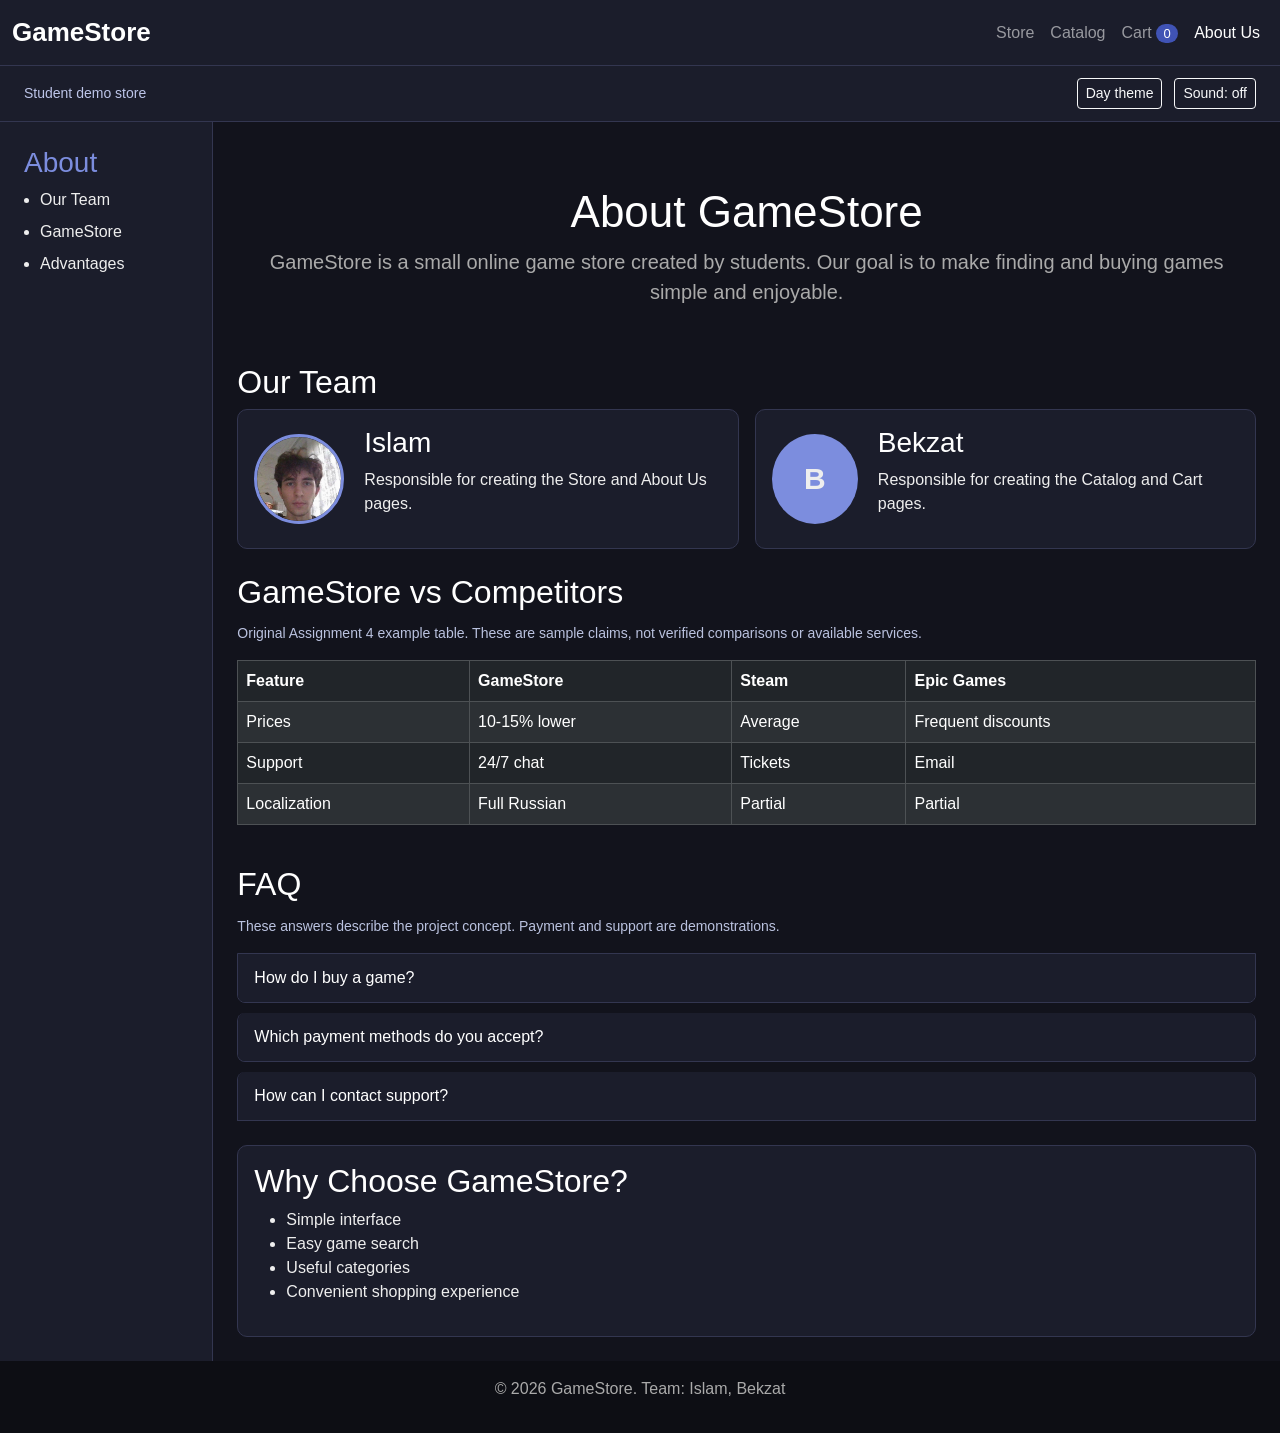
<file: Assignment5_WEB/html/about.html>
<!DOCTYPE html>
<html lang="en">

<head>
    <meta charset="UTF-8">
    <meta name="viewport" content="width=device-width, initial-scale=1.0">
    <title>GameStore - About Us</title>
    <link href="https://cdn.jsdelivr.net/npm/bootstrap@5.3.3/dist/css/bootstrap.min.css" rel="stylesheet">
    <link rel="stylesheet" href="../style.css">
    <link rel="stylesheet" href="../assignment5.css">
    <link rel="icon" href="../images/game1.jpg">
</head>

<body>
<a class="skip-link" href="#main-content">Skip to content</a>

<div class="page">

    <header class="site-header navbar navbar-expand-lg navbar-dark">
        <div class="container-fluid">
            <a class="navbar-brand logo" href="index.html">GameStore</a>
            <button class="navbar-toggler" type="button" data-bs-toggle="collapse" data-bs-target="#main-navigation" aria-controls="main-navigation" aria-expanded="false" aria-label="Toggle navigation">
                <span class="navbar-toggler-icon"></span>
            </button>
            <nav class="collapse navbar-collapse" id="main-navigation" aria-label="Main navigation">
                <ul class="navbar-nav ms-auto">
                    <li class="nav-item"><a href="index.html" class="nav-link">Store</a></li>
                    <li class="nav-item"><a href="catalog.html" class="nav-link">Catalog</a></li>
                    <li class="nav-item"><a href="cart.html" class="nav-link">Cart <span class="cart-count" aria-label="Games in cart">0</span></a></li>
                    <li class="nav-item"><a href="about.html" class="nav-link active" aria-current="page">About Us</a></li>
                </ul>
            </nav>
        </div>
    </header>
    <div class="site-tools" aria-label="Display and sound settings">
        <span class="demo-label">Student demo store</span>
        <button id="theme-toggle" class="btn btn-outline-light btn-sm" type="button" aria-pressed="false">Day theme</button>
        <button id="sound-toggle" class="btn btn-outline-light btn-sm" type="button" aria-pressed="false">Sound: off</button>
    </div>
    <p id="storage-notice" class="storage-notice" role="status" hidden>Browser storage is unavailable. Your selections will be lost when you leave this page.</p>
    <noscript><p class="storage-notice">Please enable JavaScript to use the catalog and checkout.</p></noscript>

    <div class="row g-0 flex-grow-1">

    <aside class="sidebar col-12 col-lg-2 p-3 p-lg-4">

        <h3>About</h3>

        <ul class="ps-3">
            <li class="mb-2">Our Team</li>
            <li class="mb-2">GameStore</li>
            <li class="mb-2">Advantages</li>
        </ul>

    </aside>

    <main id="main-content" class="col-12 col-lg-10 container-fluid px-2 px-sm-3 px-lg-4 py-3 py-lg-4">

        <section class="intro p-3 mt-lg-4">

            <h1>About GameStore</h1>

            <p>
                GameStore is a small online game store created by students.
                Our goal is to make finding and buying games simple and enjoyable.
            </p>

        </section>

        <section class="mt-3 mt-lg-4">

            <h2>Our Team</h2>

            <div class="row g-3">
            <div class="col-12 col-lg-6">
            <article class="team-card card h-100 p-3">

                <img id="my-photo"
                     src="../images/isl.jpg"
                     alt="Islam">

                <div>
                    <h3>Islam</h3>

                    <p>
                        Responsible for creating the Store and About Us pages.
                    </p>
                </div>

            </article>
            </div>

            <div class="col-12 col-lg-6">
            <article class="team-card card h-100 p-3">

                <div class="profile-placeholder">B</div>

                <div>
                    <h3>Bekzat</h3>

                    <p>
                        Responsible for creating the Catalog and Cart pages.
                    </p>
                </div>

            </article>
            </div>
            </div>

        </section>

        <section class="mt-4">

            <h2>GameStore vs Competitors</h2>
            <p class="demo-note">Original Assignment 4 example table. These are sample claims, not verified comparisons or available services.</p>

            <div class="table-responsive">
            <table class="table table-dark table-striped table-bordered align-middle">

                <thead>
                <tr>
                    <th>Feature</th>
                    <th>GameStore</th>
                    <th>Steam</th>
                    <th>Epic Games</th>
                </tr>
                </thead>

                <tbody>

                <tr>
                    <td>Prices</td>
                    <td>10-15% lower</td>
                    <td>Average</td>
                    <td>Frequent discounts</td>
                </tr>

                <tr>
                    <td>Support</td>
                    <td>24/7 chat</td>
                    <td>Tickets</td>
                    <td>Email</td>
                </tr>

                <tr>
                    <td>Localization</td>
                    <td>Full Russian</td>
                    <td>Partial</td>
                    <td>Partial</td>
                </tr>

                </tbody>

            </table>
            </div>

        </section>

        <section class="mt-4">

            <h2>FAQ</h2>
            <p class="demo-note">These answers describe the project concept. Payment and support are demonstrations.</p>

            <div class="accordion-item">
                <button class="accordion-question" type="button">How do I buy a game?</button>
                <div class="accordion-answer"><p>Choose a game in the catalog, add it to the cart and complete the checkout.</p></div>
            </div>

            <div class="accordion-item">
                <button class="accordion-question" type="button">Which payment methods do you accept?</button>
                <div class="accordion-answer"><p>You can pay with a credit card, Kaspi or PayPal.</p></div>
            </div>

            <div class="accordion-item">
                <button class="accordion-question" type="button">How can I contact support?</button>
                <div class="accordion-answer"><p>Our support chat works 24/7.</p></div>
            </div>

        </section>

        <section class="team-member p-3 mt-4">

            <h2>Why Choose GameStore?</h2>

            <ul>
                <li>Simple interface</li>
                <li>Easy game search</li>
                <li>Useful categories</li>
                <li>Convenient shopping experience</li>
            </ul>

        </section>

    </main>

    </div>

    <footer class="py-3 px-2">
        <p>&copy; 2026 GameStore. Team: Islam, Bekzat</p>
    </footer>

</div>

<div id="status-message" class="status-message" role="status" aria-live="polite" aria-atomic="true"></div>
<script src="https://cdn.jsdelivr.net/npm/bootstrap@5.3.3/dist/js/bootstrap.bundle.min.js"></script>
<script src="../js/script.js"></script>
<script src="../js/assignment5.js"></script>
</body>

</html>
</file>
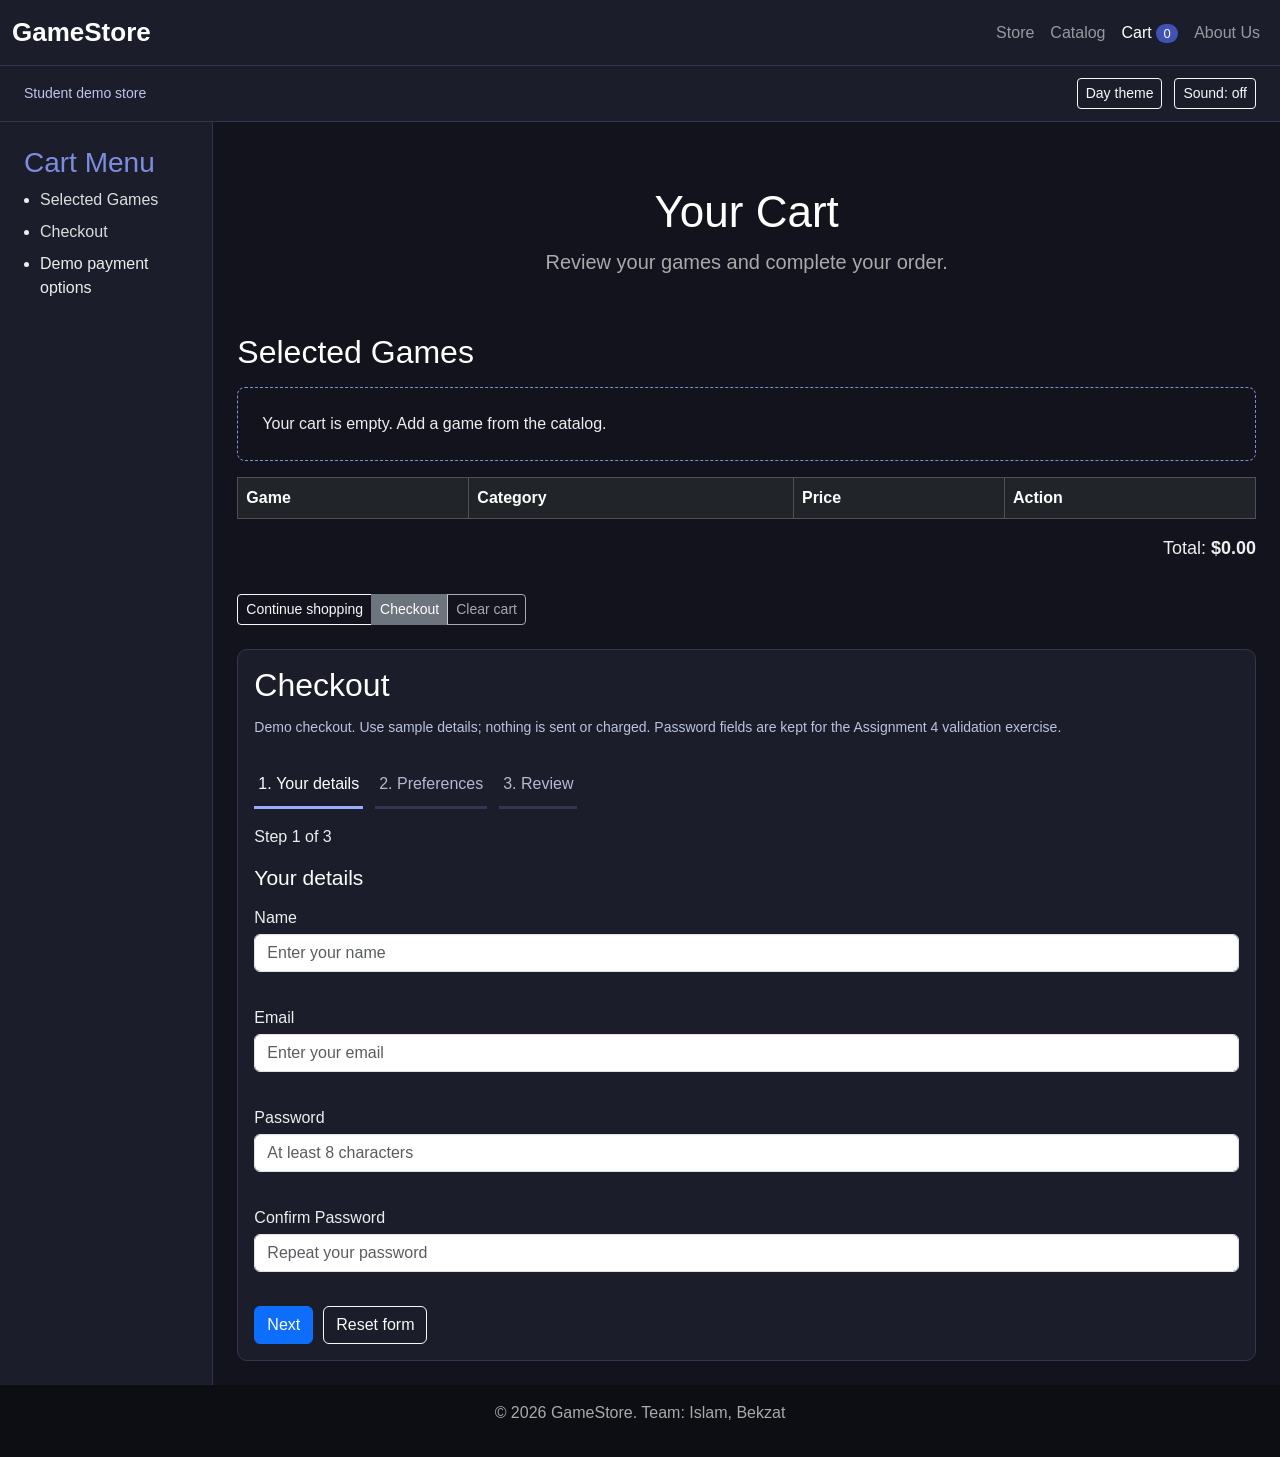
<file: Assignment5_WEB/html/cart.html>
<!DOCTYPE html>
<html lang="en">

<head>
    <meta charset="UTF-8">
    <meta name="viewport" content="width=device-width, initial-scale=1.0">
    <title>GameStore - Cart</title>
    <link href="https://cdn.jsdelivr.net/npm/bootstrap@5.3.3/dist/css/bootstrap.min.css" rel="stylesheet">
    <link rel="stylesheet" href="../style.css">
    <link rel="stylesheet" href="../assignment5.css">
    <link rel="icon" href="../images/game1.jpg">
</head>

<body>
<a class="skip-link" href="#main-content">Skip to content</a>

<div class="page">

    <header class="site-header navbar navbar-expand-lg navbar-dark">
        <div class="container-fluid">
            <a class="navbar-brand logo" href="index.html">GameStore</a>
            <button class="navbar-toggler" type="button" data-bs-toggle="collapse" data-bs-target="#main-navigation" aria-controls="main-navigation" aria-expanded="false" aria-label="Toggle navigation">
                <span class="navbar-toggler-icon"></span>
            </button>
            <nav class="collapse navbar-collapse" id="main-navigation" aria-label="Main navigation">
                <ul class="navbar-nav ms-auto">
                    <li class="nav-item"><a href="index.html" class="nav-link">Store</a></li>
                    <li class="nav-item"><a href="catalog.html" class="nav-link">Catalog</a></li>
                    <li class="nav-item"><a href="cart.html" class="nav-link active" aria-current="page">Cart <span class="cart-count" aria-label="Games in cart">0</span></a></li>
                    <li class="nav-item"><a href="about.html" class="nav-link">About Us</a></li>
                </ul>
            </nav>
        </div>
    </header>
    <div class="site-tools" aria-label="Display and sound settings">
        <span class="demo-label">Student demo store</span>
        <button id="theme-toggle" class="btn btn-outline-light btn-sm" type="button" aria-pressed="false">Day theme</button>
        <button id="sound-toggle" class="btn btn-outline-light btn-sm" type="button" aria-pressed="false">Sound: off</button>
    </div>
    <p id="storage-notice" class="storage-notice" role="status" hidden>Browser storage is unavailable. Your selections will be lost when you leave this page.</p>
    <noscript><p class="storage-notice">Please enable JavaScript to use the catalog and checkout.</p></noscript>

    <div class="row g-0 flex-grow-1">

    <aside class="sidebar col-12 col-lg-2 p-3 p-lg-4">

        <h3>Cart Menu</h3>

        <ul class="ps-3">
            <li class="mb-2"><a href="#selected-games">Selected Games</a></li>
            <li class="mb-2"><a href="#checkout-form">Checkout</a></li>
            <li class="mb-2">Demo payment options</li>
        </ul>

    </aside>

    <main id="main-content" class="col-12 col-lg-10 container-fluid px-2 px-sm-3 px-lg-4 py-3 py-lg-4">

        <section class="intro p-3 mt-lg-4">
            <h1>Your Cart</h1>
            <p>Review your games and complete your order.</p>
        </section>

        <section class="mt-3 mt-lg-4">

            <h2 id="selected-games">Selected Games</h2>
            <p id="empty-cart" class="empty-state" hidden>Your cart is empty. Add a game from the catalog.</p>

            <div class="table-responsive">
            <table class="table table-dark table-striped table-bordered align-middle">

                <thead>
                <tr>
                    <th>Game</th>
                    <th>Category</th>
                    <th>Price</th><th>Action</th>
                </tr>
                </thead>

                <tbody id="cart-items"></tbody>

            </table>
            </div>

            <p class="total">
                Total: <strong id="cart-total">$0.00</strong>
            </p>

            <div class="btn-group mt-3" role="group" aria-label="Cart actions">
                <a class="btn btn-outline-light btn-sm" id="continue-shopping" href="catalog.html">Continue shopping</a>
                <a class="btn btn-secondary btn-sm" href="#checkout-form">Checkout</a>
                <button id="clear-cart" class="btn btn-outline-light btn-sm" type="button">Clear cart</button>
            </div>

        </section>

        <section class="checkout p-3 mt-4">

            <h2>Checkout</h2>

            <p class="demo-note">Demo checkout. Use sample details; nothing is sent or charged. Password fields are kept for the Assignment 4 validation exercise.</p>
            <ol class="checkout-progress">
                <li class="step-label current">Your details</li><li class="step-label">Preferences</li><li class="step-label">Review</li>
            </ol>
            <p id="step-status" role="status"></p>
            <p id="order-status" role="status" tabindex="-1"></p>
            <form id="checkout-form" novalidate>
                <section class="checkout-step">
                <h3 tabindex="-1">Your details</h3>

                <label class="mt-3 mb-1" for="name">Name</label>
                <input class="form-control"
                    type="text"
                    id="name" aria-describedby="name-error" autocomplete="name"
                    placeholder="Enter your name">
                <div id="name-error" class="error-msg"></div>

                <label class="mt-3 mb-1" for="email">Email</label>
                <input class="form-control"
                    type="email"
                    id="email" aria-describedby="email-error" autocomplete="email"
                    placeholder="Enter your email">
                <div id="email-error" class="error-msg"></div>

                <label class="mt-3 mb-1" for="password">Password</label>
                <input class="form-control"
                    type="password"
                    id="password" aria-describedby="password-error" autocomplete="new-password"
                    placeholder="At least 8 characters">
                <div id="password-error" class="error-msg"></div>

                <label class="mt-3 mb-1" for="confirm-password">Confirm Password</label>
                <input class="form-control"
                    type="password"
                    id="confirm-password" aria-describedby="confirm-error" autocomplete="new-password"
                    placeholder="Repeat your password">
                <div id="confirm-error" class="error-msg"></div>

                </section>
                <section class="checkout-step" hidden>
                <h3 tabindex="-1">Preferences</h3>
                <label class="mt-3 mb-1" for="country">Country</label>

                <select class="form-select" id="country">
                    <option>Kazakhstan</option>
                    <option>USA</option>
                    <option>United Kingdom</option>
                    <option>Other</option>
                </select>

                <p class="mt-3 mb-1">Payment Method</p>

                <label class="radio form-check">
                    <input class="form-check-input" type="radio" name="payment" value="Credit Card" checked>
                    Credit Card
                </label>

                <label class="radio form-check">
                    <input class="form-check-input" type="radio" name="payment" value="Kaspi">
                    Kaspi
                </label>

                <label class="radio form-check">
                    <input class="form-check-input" type="radio" name="payment" value="PayPal">
                    PayPal
                </label>

                <label class="mt-3 mb-1" for="message">Additional Message</label>

                <textarea class="form-control"
                    id="message"
                    rows="5"
                    placeholder="Write a message..."></textarea>

                </section>
                <section class="checkout-step" hidden>
                    <h3 tabindex="-1">Review your order</h3>
                    <p id="order-summary" class="order-summary"></p>
                    <p>This confirms a demo order only.</p>
                </section>
                <div class="checkout-actions mt-3">
                    <button id="step-back" class="btn btn-outline-light" type="button" hidden>Back</button>
                    <button id="step-next" class="btn btn-primary" type="button">Next</button>
                    <button id="place-order" class="btn btn-primary" type="submit" hidden>Place Order</button>
                    <button id="reset-checkout" class="btn btn-outline-light" type="button">Reset form</button>
                </div>

            </form>

        </section>

    </main>

    </div>

    <footer class="py-3 px-2">
        <p>&copy; 2026 GameStore. Team: Islam, Bekzat</p>
    </footer>

</div>

<div id="status-message" class="status-message" role="status" aria-live="polite" aria-atomic="true"></div>
<script src="https://cdn.jsdelivr.net/npm/bootstrap@5.3.3/dist/js/bootstrap.bundle.min.js"></script>
<script src="../js/script.js"></script>
<script src="../js/assignment5.js"></script>
</body>
</html>
</file>
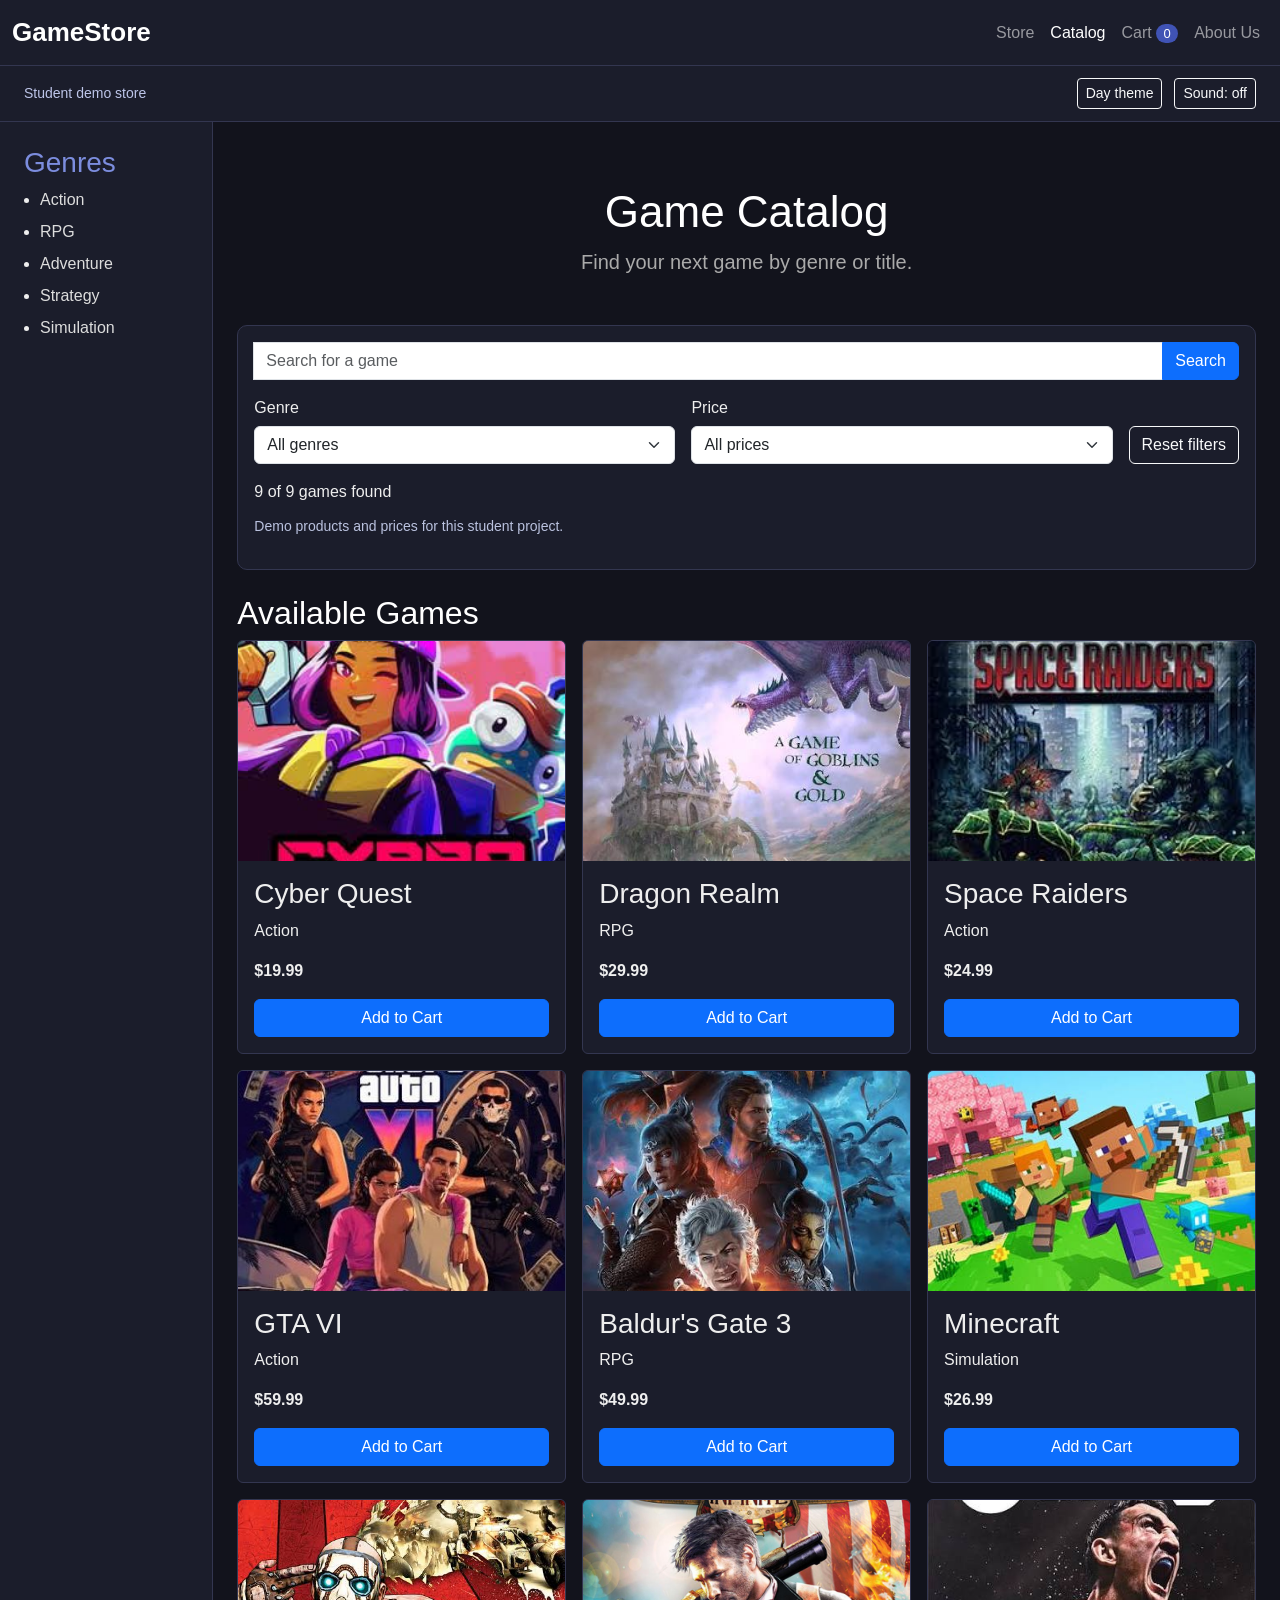
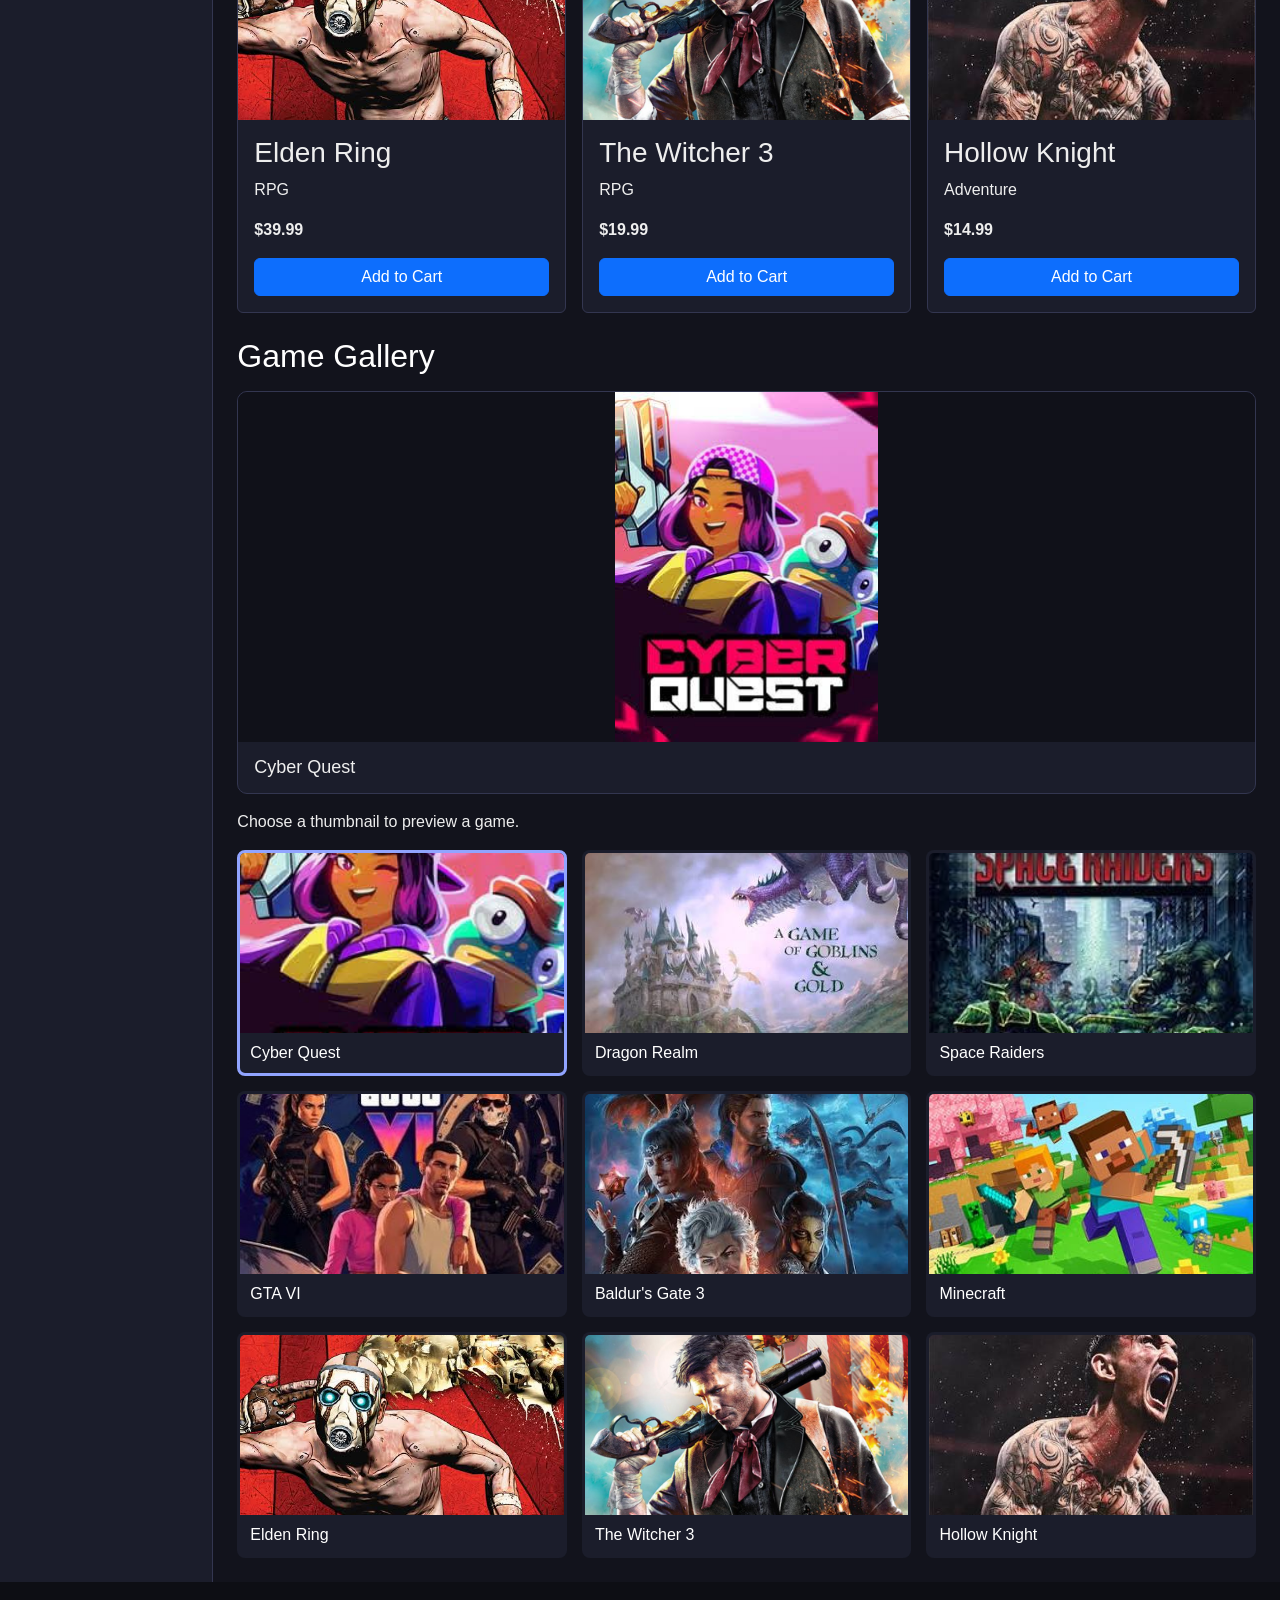
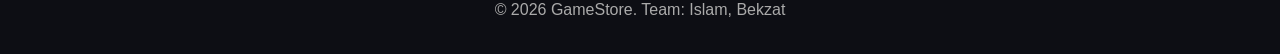
<file: Assignment5_WEB/html/catalog.html>
<!DOCTYPE html>
<html lang="en">

<head>
    <meta charset="UTF-8">
    <meta name="viewport" content="width=device-width, initial-scale=1.0">
    <title>GameStore - Catalog</title>
    <link href="https://cdn.jsdelivr.net/npm/bootstrap@5.3.3/dist/css/bootstrap.min.css" rel="stylesheet">
    <link rel="stylesheet" href="../style.css">
    <link rel="stylesheet" href="../assignment5.css">
    <link rel="icon" href="../images/game1.jpg">
</head>

<body>
<a class="skip-link" href="#main-content">Skip to content</a>

<div class="page">

    <header class="site-header navbar navbar-expand-lg navbar-dark">
        <div class="container-fluid">
            <a class="navbar-brand logo" href="index.html">GameStore</a>
            <button class="navbar-toggler" type="button" data-bs-toggle="collapse" data-bs-target="#main-navigation" aria-controls="main-navigation" aria-expanded="false" aria-label="Toggle navigation">
                <span class="navbar-toggler-icon"></span>
            </button>
            <nav class="collapse navbar-collapse" id="main-navigation" aria-label="Main navigation">
                <ul class="navbar-nav ms-auto">
                    <li class="nav-item"><a href="index.html" class="nav-link">Store</a></li>
                    <li class="nav-item"><a href="catalog.html" class="nav-link active" aria-current="page">Catalog</a></li>
                    <li class="nav-item"><a href="cart.html" class="nav-link">Cart <span class="cart-count" aria-label="Games in cart">0</span></a></li>
                    <li class="nav-item"><a href="about.html" class="nav-link">About Us</a></li>
                </ul>
            </nav>
        </div>
    </header>
    <div class="site-tools" aria-label="Display and sound settings">
        <span class="demo-label">Student demo store</span>
        <button id="theme-toggle" class="btn btn-outline-light btn-sm" type="button" aria-pressed="false">Day theme</button>
        <button id="sound-toggle" class="btn btn-outline-light btn-sm" type="button" aria-pressed="false">Sound: off</button>
    </div>
    <p id="storage-notice" class="storage-notice" role="status" hidden>Browser storage is unavailable. Your selections will be lost when you leave this page.</p>
    <noscript><p class="storage-notice">Please enable JavaScript to use the catalog and checkout.</p></noscript>

    <div class="row g-0 flex-grow-1">

    <aside class="sidebar col-12 col-lg-2 p-3 p-lg-4">
        <h3>Genres</h3>

        <ul class="ps-3">
            <li class="mb-2"><a href="catalog.html?category=Action">Action</a></li>
            <li class="mb-2"><a href="catalog.html?category=RPG">RPG</a></li>
            <li class="mb-2"><a href="catalog.html?category=Adventure">Adventure</a></li>
            <li class="mb-2"><a href="catalog.html?category=Strategy">Strategy</a></li>
            <li class="mb-2"><a href="catalog.html?category=Simulation">Simulation</a></li>
        </ul>
    </aside>

    <main id="main-content" class="col-12 col-lg-10 container-fluid px-2 px-sm-3 px-lg-4 py-3 py-lg-4">

        <section class="intro p-3 mt-lg-4">
            <h1>Game Catalog</h1>
            <p>Find your next game by genre or title.</p>
        </section>

        <section class="catalog-tools p-3 my-3">

            <form id="search-form" class="input-group">
                <label class="visually-hidden" for="game-search">Search for a game</label>
                <input class="form-control" id="game-search" type="search" placeholder="Search for a game">
                <button class="btn btn-primary" type="submit">Search</button>
            </form>

            <div class="filter-row mt-3">
                <div><label for="category-filter">Genre</label>
                    <select id="category-filter" class="form-select">
                        <option value="all">All genres</option><option>Action</option><option>RPG</option>
                        <option>Adventure</option><option>Strategy</option><option>Simulation</option>
                    </select>
                </div>
                <div><label for="price-filter">Price</label>
                    <select id="price-filter" class="form-select">
                        <option value="all">All prices</option><option value="under25">Under $25</option>
                        <option value="25to40">$25 to $40</option><option value="over40">Over $40</option>
                    </select>
                </div>
                <button id="reset-filters" class="btn btn-outline-light" type="button">Reset filters</button>
            </div>
            <p id="result-count" class="mt-3 mb-0" role="status"></p>
            <p class="demo-note">Demo products and prices for this student project.</p>
        </section>

        <section class="mt-4">

            <h2>Available Games</h2>

            <div id="catalog-grid" class="row g-3"></div>
            <p id="no-results" class="empty-state" hidden>No games match these filters. Try another genre or reset the filters.</p>
        </section>

        <section class="gallery-section mt-4">

            <h2>Game Gallery</h2>

            <figure class="gallery-preview-box">
                <img id="gallery-preview" src="../images/game1.jpg" alt="Cyber Quest">
                <figcaption id="gallery-caption">Cyber Quest</figcaption>
            </figure>
            <p>Choose a thumbnail to preview a game.</p>
            <div class="gallery">

                <button class="gallery-item gallery-thumb" type="button" aria-pressed="true" aria-label="Preview Cyber Quest">
                    <img src="../images/game1.jpg" alt="Cyber Quest">
                    <span class="gallery-title">Cyber Quest</span>
                </button>

                <button class="gallery-item gallery-thumb" type="button" aria-pressed="false" aria-label="Preview Dragon Realm">
                    <img src="../images/game2.jpg" alt="Dragon Realm">
                    <span class="gallery-title">Dragon Realm</span>
                </button>

                <button class="gallery-item gallery-thumb" type="button" aria-pressed="false" aria-label="Preview Space Raiders">
                    <img src="../images/game3.jpg" alt="Space Raiders">
                    <span class="gallery-title">Space Raiders</span>
                </button>

                <button class="gallery-item gallery-thumb" type="button" aria-pressed="false" aria-label="Preview GTA VI">
                    <img src="../images/game4.jpg" alt="GTA VI">
                    <span class="gallery-title">GTA VI</span>
                </button>

                <button class="gallery-item gallery-thumb" type="button" aria-pressed="false" aria-label="Preview Baldur's Gate 3">
                    <img src="../images/game5.jpg" alt="Baldur's Gate 3">
                    <span class="gallery-title">Baldur's Gate 3</span>
                </button>

                <button class="gallery-item gallery-thumb" type="button" aria-pressed="false" aria-label="Preview Minecraft">
                    <img src="../images/game6.jpg" alt="Minecraft">
                    <span class="gallery-title">Minecraft</span>
                </button>

                <button class="gallery-item gallery-thumb" type="button" aria-pressed="false" aria-label="Preview Elden Ring">
                    <img src="../images/game7.jpg" alt="Elden Ring">
                    <span class="gallery-title">Elden Ring</span>
                </button>

                <button class="gallery-item gallery-thumb" type="button" aria-pressed="false" aria-label="Preview The Witcher 3">
                    <img src="../images/game8.jpg" alt="The Witcher 3">
                    <span class="gallery-title">The Witcher 3</span>
                </button>

                <button class="gallery-item gallery-thumb" type="button" aria-pressed="false" aria-label="Preview Hollow Knight">
                    <img src="../images/game9.jpg" alt="Hollow Knight">
                    <span class="gallery-title">Hollow Knight</span>
                </button>

            </div>

        </section>

    </main>

    </div>

    <footer class="py-3 px-2">
        <p>&copy; 2026 GameStore. Team: Islam, Bekzat</p>
    </footer>

</div>

<div id="status-message" class="status-message" role="status" aria-live="polite" aria-atomic="true"></div>
<script src="https://cdn.jsdelivr.net/npm/bootstrap@5.3.3/dist/js/bootstrap.bundle.min.js"></script>
<script src="../js/script.js"></script>
<script src="../js/assignment5.js"></script>
</body>
</html>
</file>
<file: style.css>
* {
    box-sizing: border-box;
}

body {
    margin: 0;
    background: #12131c;
    color: #eeeeee;
    font-family: Arial, sans-serif;
}

h1,
h2,
h3 {
    color: white;
}

a {
    color: #dddddd;
    text-decoration: none;
}


/* PAGE GRID */

.page {
    display: flex;
    flex-direction: column;
    min-height: 100vh;
}

/* HEADER AND NAVIGATION */

.site-header {
    background: #1b1d2b;

    border-bottom: 1px solid #333650;
}

.site-header .logo {
    font-size: 26px;
    font-weight: bold;
}

/* SIDEBAR */

.sidebar {
    background: #1b1d2b;

    border-right: 1px solid #333650;
}

.sidebar h3 {
    color: #7c8dde;
}

/* MAIN */

main {
    min-width: 0;
}

.intro {
    text-align: center;
}

.intro p {
    color: #aaaaaa;

}


/* CSS MEDIA-QUERY CARD GROUP */

.games-grid {
    display: grid;
    grid-template-columns: repeat(3, minmax(0, 1fr));
    gap: 20px;
}

.game-card {
    display: flex;
    flex-direction: column;
    background: #1b1d2b;
    border: 1px solid #333650;
    border-radius: 10px;
    text-align: center;
    min-width: 0;
}

.game-card:hover {
    transform: translateY(-4px);
}

.game-card img {
    width: 100%;
    height: 220px;
    object-fit: cover;
    border-radius: 8px;
}

.game-card p {
    color: #aaaaaa;
}

/* BOOTSTRAP CAROUSEL AND CATALOG GALLERY */

.carousel-item img {
    height: 420px;
    object-fit: cover;
}

.gallery {
    display: grid;

    grid-template-columns: repeat(3, 1fr);

    gap: 15px;
}

.gallery-item {
    position: relative;
}

.gallery-item img {
    display: block;
    width: 100%;
    height: 180px;
    object-fit: cover;
}

.gallery-item p {
    position: absolute;

    bottom: 0;
    left: 0;

    width: 100%;

    background: rgba(0, 0, 0, 0.8);
    text-align: center;
    opacity: 0;
}

.gallery-item:hover p {
    opacity: 1;
}

.carousel-caption {
    background: rgba(0, 0, 0, 0.65);
}

.catalog-card {
    overflow: hidden;
    background: #1b1d2b;
    color: #eeeeee;
    border-color: #333650;
}

.catalog-card img {
    width: 100%;
    height: 220px;
    object-fit: cover;
}


/* CATALOG */

.catalog-tools,
.checkout,
.team-member {
    background: #1b1d2b;
    border: 1px solid #333650;
    border-radius: 10px;
}

/* ABOUT PAGE */

.team-card {
    display: flex;
    flex-direction: row;
    align-items: center;
    background: #1b1d2b;
    border: 1px solid #333650;
    border-radius: 10px;
    color: #eeeeee;
}

.team-card img,
.profile-placeholder {
    width: 90px;

    height: 90px;

    border-radius: 50%;
}

.team-card img {
    object-fit: cover;
}

.profile-placeholder {
    display: flex;

    align-items: center;

    justify-content: center;

    background: #7c8dde;

    font-size: 30px;

    font-weight: bold;
}

#my-photo {
    border: 3px solid #7c8dde;
}


/* CART FORM */

#checkout-form {
    display: flex;
    flex-direction: column;
}


/* TABLE */

table {
    width: 100%;

    border-collapse: collapse;

    background: #1b1d2b;
}

.total {
    text-align: right;
    font-size: 18px;
}


/* FOOTER */

footer {
    background: #0d0e14;

    color: #aaaaaa;

    text-align: center;
}


/* RESPONSIVE */

@media (max-width: 991px) {
    .team-card {
        flex-direction: column;
        text-align: center;
    }

    .sidebar {
        border-right: 0;
        border-bottom: 1px solid #333650;
    }
}

@media (min-width: 768px) and (max-width: 991px) {
    .games-grid,
    .gallery {
        grid-template-columns: repeat(2, minmax(0, 1fr));
    }
}

@media (max-width: 767px) {
    h1 {
        font-size: 1.75rem;
    }

    h2 {
        font-size: 1.4rem;
    }

    .intro p {
        font-size: 1rem;
    }

    .games-grid,
    .gallery {
        grid-template-columns: 1fr;
    }

    .carousel-item img {
        height: 260px;
    }
}

@media (min-width: 768px) and (max-width: 1199px) {
    h1 {
        font-size: 2.25rem;
    }

    .intro p {
        font-size: 1.1rem;
    }
}

@media (min-width: 1200px) {
    h1 {
        font-size: 2.75rem;
    }

    .intro p {
        font-size: 1.25rem;
    }
}

/* ===== JAVASCRIPT PARTS ===== */

/* error messages (form validation) */
.error-msg {
    color: #ff6b6b;
    font-size: 14px;
    min-height: 18px;
}

/* accordion */
.accordion-item {
    background: #1b1d2b;
    border: 1px solid #333650;
    border-radius: 8px;
    margin-bottom: 10px;
    overflow: hidden;
}

.accordion-question {
    width: 100%;
    text-align: left;
    padding: 12px 16px;
    background: #1b1d2b;
    color: white;
    border: none;
    font-size: 16px;
    cursor: pointer;
}

.accordion-question:hover {
    background: #262942;
}

.accordion-answer {
    max-height: 0;
    overflow: hidden;
    transition: max-height 0.3s ease;
    padding: 0 16px;
}

.accordion-answer p {
    margin: 0;
    padding: 12px 0;
    color: #cccccc;
}

/* popup */
.popup-overlay {
    display: none;
    position: fixed;
    top: 0;
    left: 0;
    width: 100%;
    height: 100%;
    background: rgba(0, 0, 0, 0.7);
    justify-content: center;
    align-items: center;
    z-index: 2000;
}

.popup-overlay.show {
    display: flex;
}

.popup-box {
    position: relative;
    background: #1b1d2b;
    border: 1px solid #333650;
    border-radius: 10px;
    padding: 25px;
    width: 90%;
    max-width: 400px;
}

.popup-close {
    position: absolute;
    top: 8px;
    right: 12px;
    background: none;
    border: none;
    color: white;
    font-size: 28px;
    cursor: pointer;
}
</file>
<file: assignment5.css>
/* Новые элементы Assignment 5. Старые стили оставлены в style.css. */
[hidden] { display: none !important; }
:root { color-scheme: dark; }
body { transition: background-color .25s ease, color .25s ease; }
a, button, input, select, textarea { touch-action: manipulation; }
:focus-visible { outline: 3px solid #aabdff; outline-offset: 4px; }
.skip-link { position: absolute; top: -100px; left: 12px; z-index: 3000; padding: 10px; background: #fff; color: #111; }
.skip-link:focus { top: 10px; }
.site-tools { display: flex; align-items: center; justify-content: flex-end; gap: 12px; padding: 12px 24px; background: #1b1d2b; border-bottom: 1px solid #333650; }
.demo-label { margin-right: auto; color: #bdc5e9; font-size: 14px; }
.cart-count { display: inline-flex; align-items: center; justify-content: center; min-width: 22px; padding: 0 5px; border-radius: 12px; background: #4053b5; color: #fff; font-size: 13px; }
.demo-note { font-size: 14px; color: #bac2df; margin-top: 12px; }
.storage-notice { padding: 12px 24px; margin: 0; background: #493b1b; color: #fff2c9; }
.status-message { position: fixed; bottom: 20px; right: 20px; z-index: 2200; max-width: min(440px, calc(100vw - 40px)); padding: 16px 20px; border-radius: 10px; border: 1px solid #6376c9; background: #242c4d; color: #fff; box-shadow: 0 8px 24px #0005; opacity: 0; transform: translateY(20px); transition: opacity .2s ease, transform .2s ease; pointer-events: none; }
.status-message.visible { opacity: 1; transform: translateY(0); }
.filter-row { display: flex; gap: 16px; align-items: flex-end; flex-wrap: wrap; }
.filter-row > div { flex: 1; min-width: 150px; }
.filter-row label { display: block; margin-bottom: 6px; }
.empty-state { padding: 24px; margin-top: 16px; border: 1px dashed #7c8dde; border-radius: 8px; }
.game-card, .catalog-card { transition: transform .2s ease, border-color .2s ease; }
.catalog-card:hover { transform: translateY(-4px); }
.game-card h3 { margin-top: 12px; }
.team-card { gap: 20px; }
.rating-panel { border: 1px solid #333650; border-radius: 10px; background: #1b1d2b; }
.rating-stars { display: flex; gap: 8px; }
.rating-star { border: 1px solid #6873a2; border-radius: 8px; background: transparent; color: #97a0c5; width: 48px; height: 48px; font-size: 32px; line-height: 1; transition: color .2s, transform .2s; }
.rating-star.selected { color: #ffd166; }
.rating-star:hover { transform: scale(1.12); }
#rating-message { margin: 12px 0 0; }
.gallery-preview-box { margin-top: 16px; border: 1px solid #333650; border-radius: 10px; overflow: hidden; background: #1b1d2b; }
#gallery-preview { display: block; width: 100%; height: 350px; object-fit: contain; background: #101119; }
#gallery-caption { padding: 12px 16px; font-size: 18px; }
.gallery-thumb { padding: 0; border: 3px solid transparent; overflow: hidden; border-radius: 8px; background: #1b1d2b; color: #fff; text-align: left; transition: border-color .2s; }
.gallery-thumb[aria-pressed="true"] { border-color: #91a4ff; }
.gallery-title { display: block; padding: 8px 10px; }
.checkout-progress { display: flex; gap: 12px; list-style-position: inside; padding: 0; margin-top: 24px; flex-wrap: wrap; }
.step-label { border-bottom: 3px solid #333650; padding: 10px 4px; color: #b5bad0; }
.step-label.current { border-color: #99adff; color: #fff; }
.checkout-step > label { display: block; }
.checkout-step h3 { font-size: 21px; }
.checkout-actions { display: flex; gap: 10px; flex-wrap: wrap; }
.order-summary { white-space: pre-line; overflow-wrap: anywhere; padding: 18px; border-radius: 8px; background: #12131c; line-height: 1.8; }
#order-status:not(:empty) { padding: 16px; background: #174b3b; border-radius: 8px; color: #edfff4; }
[aria-invalid="true"] { border: 2px solid #ff6b6b; }
.just-added { animation: added-to-cart .45s ease; }
.popup-overlay.show .popup-box { animation: popup-in .2s ease; }
@keyframes added-to-cart { 50% { transform: scale(.97); border-color: #a5b7ff; box-shadow: 0 0 0 3px #7c8dde55; } }
@keyframes popup-in { from { opacity: 0; transform: translateY(12px); } to { opacity: 1; transform: translateY(0); } }

/* Светлая тема использует те же страницы и карточки. */
body.light-theme { color-scheme: light; background: #f1f3fa; color: #20273b; }
.light-theme h1, .light-theme h2, .light-theme h3 { color: #182340; }
.light-theme a { color: #2b448f; }
.light-theme .site-header, .light-theme .site-tools, .light-theme .sidebar,
.light-theme .game-card, .light-theme .catalog-card, .light-theme .catalog-tools,
.light-theme .checkout, .light-theme .team-member, .light-theme .team-card,
.light-theme .rating-panel, .light-theme .popup-box, .light-theme .accordion-item,
.light-theme .accordion-question, .light-theme .gallery-preview-box, .light-theme .gallery-thumb { background: #fff; border-color: #d0d7e9; color: #20273b; }
.light-theme .intro p, .light-theme .game-card p, .light-theme .demo-note,
.light-theme .demo-label, .light-theme .accordion-answer p { color: #53617d; }
.light-theme .navbar { --bs-navbar-color: #455575; --bs-navbar-hover-color: #172a60; --bs-navbar-active-color: #172a60; --bs-navbar-brand-color: #182340; --bs-navbar-brand-hover-color: #182340; --bs-navbar-toggler-border-color: #7a86a3; }
.light-theme .navbar-toggler-icon { filter: invert(1); }
.light-theme .nav-link.active { font-weight: bold; text-decoration: underline; }
.light-theme .btn-outline-light { color: #2b448f; border-color: #6376a9; }
.light-theme .btn-outline-light:hover { background: #dfe7ff; }
.light-theme .btn-primary { color: #fff; }
.light-theme .btn-secondary { color: #fff; }
.light-theme .table-dark { --bs-table-color: #20273b; --bs-table-bg: #fff; --bs-table-striped-bg: #eaf0fb; --bs-table-striped-color: #20273b; --bs-table-border-color: #cbd4e7; }
.light-theme .popup-close { color: #20273b; }
.light-theme .accordion-question:hover { background: #eaf0fb; }
.light-theme .rating-star.selected { color: #8f5e00; }
.light-theme .rating-star { color: #63718c; }
.light-theme .order-summary { background: #edf1fa; }
.light-theme .step-label { color: #53617d; }
.light-theme .step-label.current { color: #213c91; border-color: #405ac6; }
.light-theme .error-msg { color: #b32036; }
.light-theme footer { background: #e0e6f2; color: #425474; }
.carousel-caption h3 { color: #fff; }
@media (max-width: 575px) {
    .site-tools { padding: 12px; gap: 8px; flex-wrap: wrap; }
    .demo-label { flex-basis: 100%; }
    .filter-row { flex-direction: column; align-items: stretch; }
    .filter-row > div { min-width: 0; }
    #gallery-preview { height: 230px; }
    .gallery { grid-template-columns: repeat(2, minmax(0, 1fr)); gap: 8px; }
    .gallery-thumb img { height: 115px; }
    .gallery-title { font-size: 13px; }
    .checkout-progress { gap: 8px; font-size: 14px; }
}
/* Если человек отключил анимации в системе, сайт учитывает это. */
@media (prefers-reduced-motion: reduce) {
    *, *::before, *::after { animation: none !important; transition: none !important; scroll-behavior: auto !important; }
}
</file>
<file: Assignment5_WEB/style.css>
* {
    box-sizing: border-box;
}

body {
    margin: 0;
    background: #12131c;
    color: #eeeeee;
    font-family: Arial, sans-serif;
}

h1,
h2,
h3 {
    color: white;
}

a {
    color: #dddddd;
    text-decoration: none;
}


/* PAGE GRID */

.page {
    display: flex;
    flex-direction: column;
    min-height: 100vh;
}

/* HEADER AND NAVIGATION */

.site-header {
    background: #1b1d2b;

    border-bottom: 1px solid #333650;
}

.site-header .logo {
    font-size: 26px;
    font-weight: bold;
}

/* SIDEBAR */

.sidebar {
    background: #1b1d2b;

    border-right: 1px solid #333650;
}

.sidebar h3 {
    color: #7c8dde;
}

/* MAIN */

main {
    min-width: 0;
}

.intro {
    text-align: center;
}

.intro p {
    color: #aaaaaa;

}


/* CSS MEDIA-QUERY CARD GROUP */

.games-grid {
    display: grid;
    grid-template-columns: repeat(3, minmax(0, 1fr));
    gap: 20px;
}

.game-card {
    display: flex;
    flex-direction: column;
    background: #1b1d2b;
    border: 1px solid #333650;
    border-radius: 10px;
    text-align: center;
    min-width: 0;
}

.game-card:hover {
    transform: translateY(-4px);
}

.game-card img {
    width: 100%;
    height: 220px;
    object-fit: cover;
    border-radius: 8px;
}

.game-card p {
    color: #aaaaaa;
}

/* BOOTSTRAP CAROUSEL AND CATALOG GALLERY */

.carousel-item img {
    height: 420px;
    object-fit: cover;
}

.gallery {
    display: grid;

    grid-template-columns: repeat(3, 1fr);

    gap: 15px;
}

.gallery-item {
    position: relative;
}

.gallery-item img {
    display: block;
    width: 100%;
    height: 180px;
    object-fit: cover;
}

.gallery-item p {
    position: absolute;

    bottom: 0;
    left: 0;

    width: 100%;

    background: rgba(0, 0, 0, 0.8);
    text-align: center;
    opacity: 0;
}

.gallery-item:hover p {
    opacity: 1;
}

.carousel-caption {
    background: rgba(0, 0, 0, 0.65);
}

.catalog-card {
    overflow: hidden;
    background: #1b1d2b;
    color: #eeeeee;
    border-color: #333650;
}

.catalog-card img {
    width: 100%;
    height: 220px;
    object-fit: cover;
}


/* CATALOG */

.catalog-tools,
.checkout,
.team-member {
    background: #1b1d2b;
    border: 1px solid #333650;
    border-radius: 10px;
}

/* ABOUT PAGE */

.team-card {
    display: flex;
    flex-direction: row;
    align-items: center;
    background: #1b1d2b;
    border: 1px solid #333650;
    border-radius: 10px;
    color: #eeeeee;
}

.team-card img,
.profile-placeholder {
    width: 90px;

    height: 90px;

    border-radius: 50%;
}

.team-card img {
    object-fit: cover;
}

.profile-placeholder {
    display: flex;

    align-items: center;

    justify-content: center;

    background: #7c8dde;

    font-size: 30px;

    font-weight: bold;
}

#my-photo {
    border: 3px solid #7c8dde;
}


/* CART FORM */

#checkout-form {
    display: flex;
    flex-direction: column;
}


/* TABLE */

table {
    width: 100%;

    border-collapse: collapse;

    background: #1b1d2b;
}

.total {
    text-align: right;
    font-size: 18px;
}


/* FOOTER */

footer {
    background: #0d0e14;

    color: #aaaaaa;

    text-align: center;
}


/* RESPONSIVE */

@media (max-width: 991px) {
    .team-card {
        flex-direction: column;
        text-align: center;
    }

    .sidebar {
        border-right: 0;
        border-bottom: 1px solid #333650;
    }
}

@media (min-width: 768px) and (max-width: 991px) {
    .games-grid,
    .gallery {
        grid-template-columns: repeat(2, minmax(0, 1fr));
    }
}

@media (max-width: 767px) {
    h1 {
        font-size: 1.75rem;
    }

    h2 {
        font-size: 1.4rem;
    }

    .intro p {
        font-size: 1rem;
    }

    .games-grid,
    .gallery {
        grid-template-columns: 1fr;
    }

    .carousel-item img {
        height: 260px;
    }
}

@media (min-width: 768px) and (max-width: 1199px) {
    h1 {
        font-size: 2.25rem;
    }

    .intro p {
        font-size: 1.1rem;
    }
}

@media (min-width: 1200px) {
    h1 {
        font-size: 2.75rem;
    }

    .intro p {
        font-size: 1.25rem;
    }
}

/* ===== JAVASCRIPT PARTS ===== */

/* error messages (form validation) */
.error-msg {
    color: #ff6b6b;
    font-size: 14px;
    min-height: 18px;
}

/* accordion */
.accordion-item {
    background: #1b1d2b;
    border: 1px solid #333650;
    border-radius: 8px;
    margin-bottom: 10px;
    overflow: hidden;
}

.accordion-question {
    width: 100%;
    text-align: left;
    padding: 12px 16px;
    background: #1b1d2b;
    color: white;
    border: none;
    font-size: 16px;
    cursor: pointer;
}

.accordion-question:hover {
    background: #262942;
}

.accordion-answer {
    max-height: 0;
    overflow: hidden;
    transition: max-height 0.3s ease;
    padding: 0 16px;
}

.accordion-answer p {
    margin: 0;
    padding: 12px 0;
    color: #cccccc;
}

/* popup */
.popup-overlay {
    display: none;
    position: fixed;
    top: 0;
    left: 0;
    width: 100%;
    height: 100%;
    background: rgba(0, 0, 0, 0.7);
    justify-content: center;
    align-items: center;
    z-index: 2000;
}

.popup-overlay.show {
    display: flex;
}

.popup-box {
    position: relative;
    background: #1b1d2b;
    border: 1px solid #333650;
    border-radius: 10px;
    padding: 25px;
    width: 90%;
    max-width: 400px;
}

.popup-close {
    position: absolute;
    top: 8px;
    right: 12px;
    background: none;
    border: none;
    color: white;
    font-size: 28px;
    cursor: pointer;
}
</file>
<file: Assignment5_WEB/assignment5.css>
/* Новые элементы Assignment 5. Старые стили оставлены в style.css. */
[hidden] { display: none !important; }
:root { color-scheme: dark; }
body { transition: background-color .25s ease, color .25s ease; }
a, button, input, select, textarea { touch-action: manipulation; }
:focus-visible { outline: 3px solid #aabdff; outline-offset: 4px; }
.skip-link { position: absolute; top: -100px; left: 12px; z-index: 3000; padding: 10px; background: #fff; color: #111; }
.skip-link:focus { top: 10px; }
.site-tools { display: flex; align-items: center; justify-content: flex-end; gap: 12px; padding: 12px 24px; background: #1b1d2b; border-bottom: 1px solid #333650; }
.demo-label { margin-right: auto; color: #bdc5e9; font-size: 14px; }
.cart-count { display: inline-flex; align-items: center; justify-content: center; min-width: 22px; padding: 0 5px; border-radius: 12px; background: #4053b5; color: #fff; font-size: 13px; }
.demo-note { font-size: 14px; color: #bac2df; margin-top: 12px; }
.storage-notice { padding: 12px 24px; margin: 0; background: #493b1b; color: #fff2c9; }
.status-message { position: fixed; bottom: 20px; right: 20px; z-index: 2200; max-width: min(440px, calc(100vw - 40px)); padding: 16px 20px; border-radius: 10px; border: 1px solid #6376c9; background: #242c4d; color: #fff; box-shadow: 0 8px 24px #0005; opacity: 0; transform: translateY(20px); transition: opacity .2s ease, transform .2s ease; pointer-events: none; }
.status-message.visible { opacity: 1; transform: translateY(0); }
.filter-row { display: flex; gap: 16px; align-items: flex-end; flex-wrap: wrap; }
.filter-row > div { flex: 1; min-width: 150px; }
.filter-row label { display: block; margin-bottom: 6px; }
.empty-state { padding: 24px; margin-top: 16px; border: 1px dashed #7c8dde; border-radius: 8px; }
.game-card, .catalog-card { transition: transform .2s ease, border-color .2s ease; }
.catalog-card:hover { transform: translateY(-4px); }
.game-card h3 { margin-top: 12px; }
.team-card { gap: 20px; }
.rating-panel { border: 1px solid #333650; border-radius: 10px; background: #1b1d2b; }
.rating-stars { display: flex; gap: 8px; }
.rating-star { border: 1px solid #6873a2; border-radius: 8px; background: transparent; color: #97a0c5; width: 48px; height: 48px; font-size: 32px; line-height: 1; transition: color .2s, transform .2s; }
.rating-star.selected { color: #ffd166; }
.rating-star:hover { transform: scale(1.12); }
#rating-message { margin: 12px 0 0; }
.gallery-preview-box { margin-top: 16px; border: 1px solid #333650; border-radius: 10px; overflow: hidden; background: #1b1d2b; }
#gallery-preview { display: block; width: 100%; height: 350px; object-fit: contain; background: #101119; }
#gallery-caption { padding: 12px 16px; font-size: 18px; }
.gallery-thumb { padding: 0; border: 3px solid transparent; overflow: hidden; border-radius: 8px; background: #1b1d2b; color: #fff; text-align: left; transition: border-color .2s; }
.gallery-thumb[aria-pressed="true"] { border-color: #91a4ff; }
.gallery-title { display: block; padding: 8px 10px; }
.checkout-progress { display: flex; gap: 12px; list-style-position: inside; padding: 0; margin-top: 24px; flex-wrap: wrap; }
.step-label { border-bottom: 3px solid #333650; padding: 10px 4px; color: #b5bad0; }
.step-label.current { border-color: #99adff; color: #fff; }
.checkout-step > label { display: block; }
.checkout-step h3 { font-size: 21px; }
.checkout-actions { display: flex; gap: 10px; flex-wrap: wrap; }
.order-summary { white-space: pre-line; overflow-wrap: anywhere; padding: 18px; border-radius: 8px; background: #12131c; line-height: 1.8; }
#order-status:not(:empty) { padding: 16px; background: #174b3b; border-radius: 8px; color: #edfff4; }
[aria-invalid="true"] { border: 2px solid #ff6b6b; }
.just-added { animation: added-to-cart .45s ease; }
.popup-overlay.show .popup-box { animation: popup-in .2s ease; }
@keyframes added-to-cart { 50% { transform: scale(.97); border-color: #a5b7ff; box-shadow: 0 0 0 3px #7c8dde55; } }
@keyframes popup-in { from { opacity: 0; transform: translateY(12px); } to { opacity: 1; transform: translateY(0); } }

/* Светлая тема использует те же страницы и карточки. */
body.light-theme { color-scheme: light; background: #f1f3fa; color: #20273b; }
.light-theme h1, .light-theme h2, .light-theme h3 { color: #182340; }
.light-theme a { color: #2b448f; }
.light-theme .site-header, .light-theme .site-tools, .light-theme .sidebar,
.light-theme .game-card, .light-theme .catalog-card, .light-theme .catalog-tools,
.light-theme .checkout, .light-theme .team-member, .light-theme .team-card,
.light-theme .rating-panel, .light-theme .popup-box, .light-theme .accordion-item,
.light-theme .accordion-question, .light-theme .gallery-preview-box, .light-theme .gallery-thumb { background: #fff; border-color: #d0d7e9; color: #20273b; }
.light-theme .intro p, .light-theme .game-card p, .light-theme .demo-note,
.light-theme .demo-label, .light-theme .accordion-answer p { color: #53617d; }
.light-theme .navbar { --bs-navbar-color: #455575; --bs-navbar-hover-color: #172a60; --bs-navbar-active-color: #172a60; --bs-navbar-brand-color: #182340; --bs-navbar-brand-hover-color: #182340; --bs-navbar-toggler-border-color: #7a86a3; }
.light-theme .navbar-toggler-icon { filter: invert(1); }
.light-theme .nav-link.active { font-weight: bold; text-decoration: underline; }
.light-theme .btn-outline-light { color: #2b448f; border-color: #6376a9; }
.light-theme .btn-outline-light:hover { background: #dfe7ff; }
.light-theme .btn-primary { color: #fff; }
.light-theme .btn-secondary { color: #fff; }
.light-theme .table-dark { --bs-table-color: #20273b; --bs-table-bg: #fff; --bs-table-striped-bg: #eaf0fb; --bs-table-striped-color: #20273b; --bs-table-border-color: #cbd4e7; }
.light-theme .popup-close { color: #20273b; }
.light-theme .accordion-question:hover { background: #eaf0fb; }
.light-theme .rating-star.selected { color: #8f5e00; }
.light-theme .rating-star { color: #63718c; }
.light-theme .order-summary { background: #edf1fa; }
.light-theme .step-label { color: #53617d; }
.light-theme .step-label.current { color: #213c91; border-color: #405ac6; }
.light-theme .error-msg { color: #b32036; }
.light-theme footer { background: #e0e6f2; color: #425474; }
.carousel-caption h3 { color: #fff; }
@media (max-width: 575px) {
    .site-tools { padding: 12px; gap: 8px; flex-wrap: wrap; }
    .demo-label { flex-basis: 100%; }
    .filter-row { flex-direction: column; align-items: stretch; }
    .filter-row > div { min-width: 0; }
    #gallery-preview { height: 230px; }
    .gallery { grid-template-columns: repeat(2, minmax(0, 1fr)); gap: 8px; }
    .gallery-thumb img { height: 115px; }
    .gallery-title { font-size: 13px; }
    .checkout-progress { gap: 8px; font-size: 14px; }
}
/* Если человек отключил анимации в системе, сайт учитывает это. */
@media (prefers-reduced-motion: reduce) {
    *, *::before, *::after { animation: none !important; transition: none !important; scroll-behavior: auto !important; }
}
</file>
